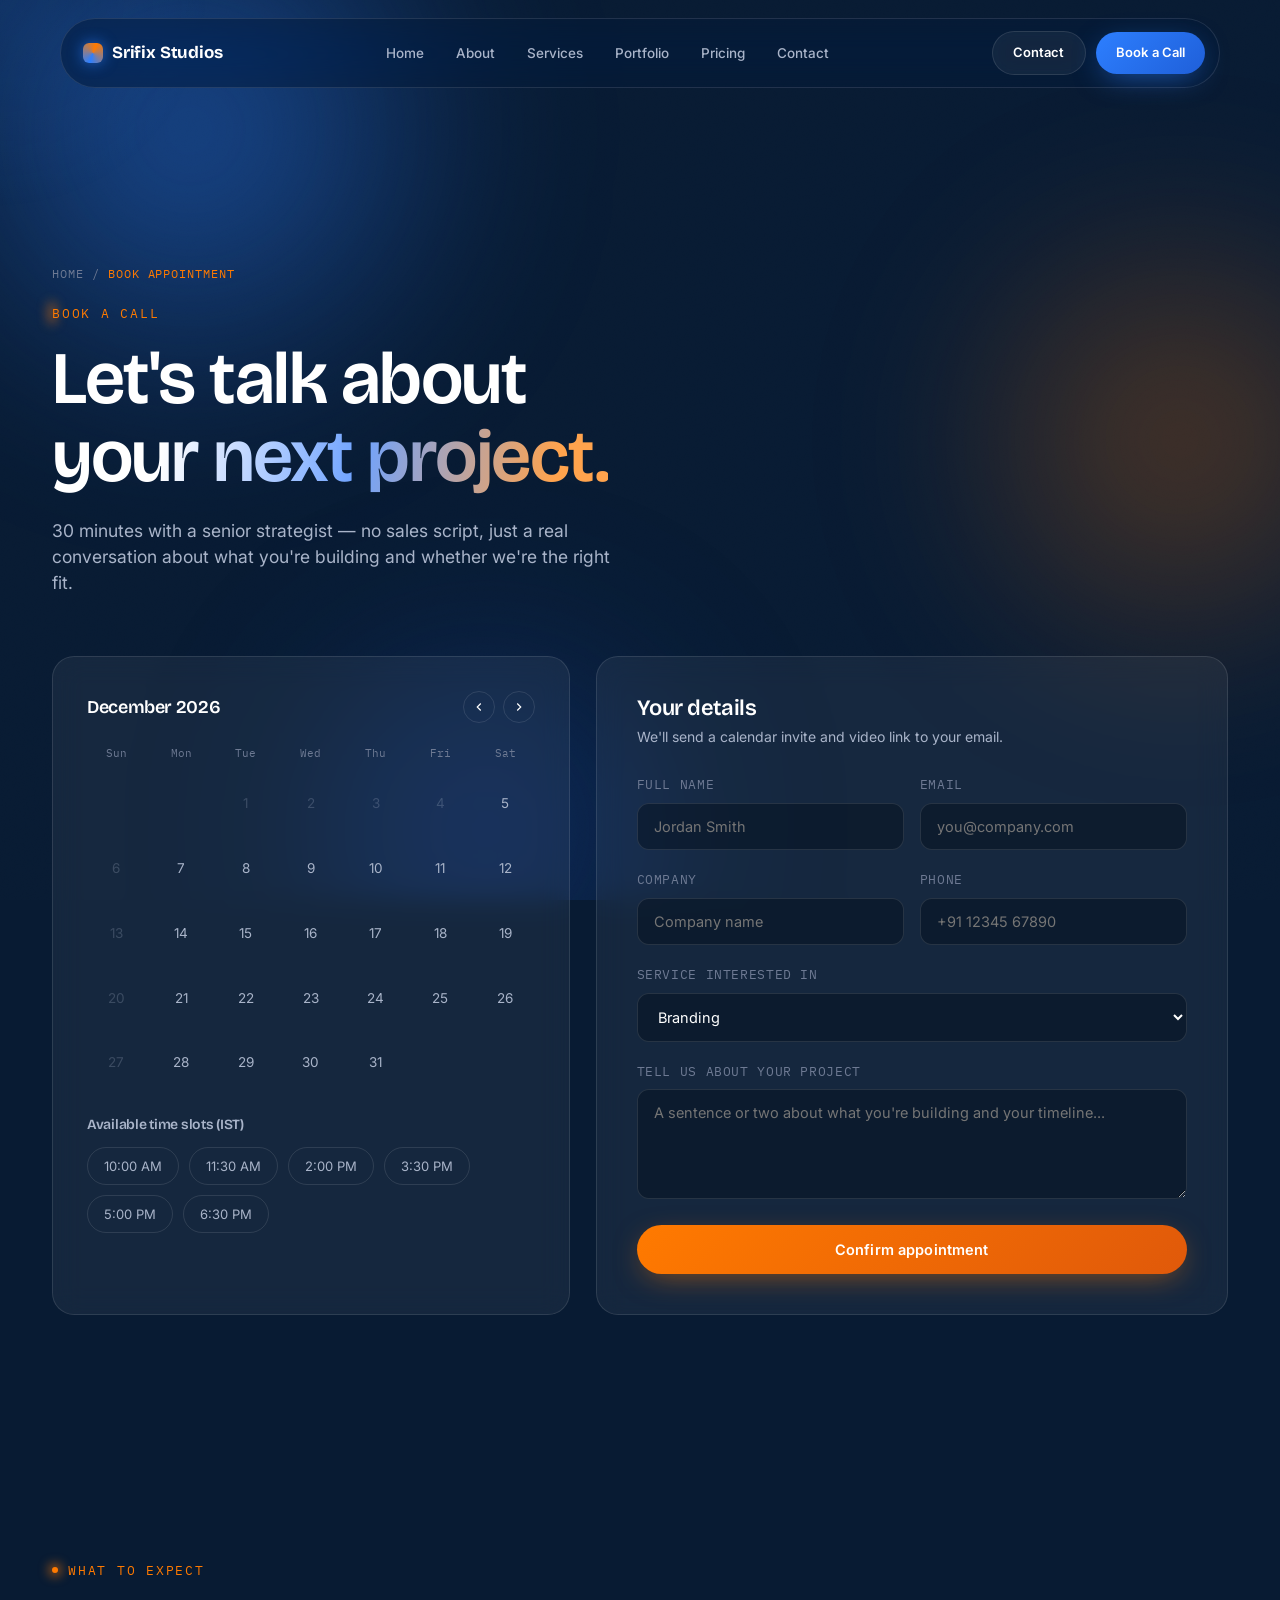
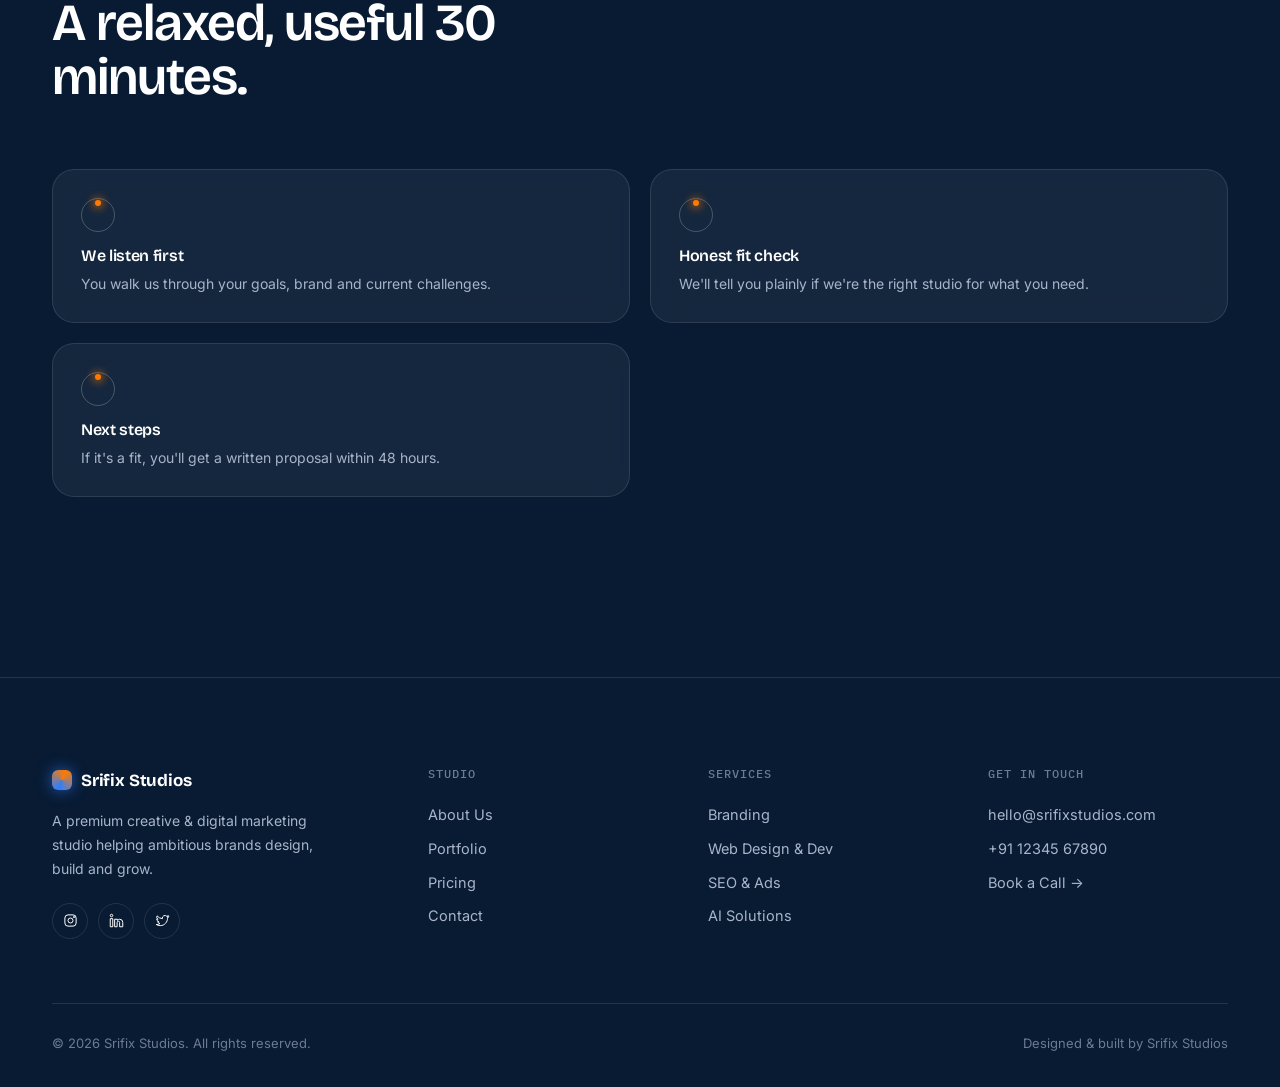
<file: book-appointment.html>
<!DOCTYPE html>
<html lang="en">
<head>
<meta charset="UTF-8">
<meta name="viewport" content="width=device-width, initial-scale=1.0">
<title>Book Appointment — Srifix Studios</title>
<meta name="description" content="Book a free 30-minute discovery call with Srifix Studios to discuss your branding, web or growth project.">
<link rel="preconnect" href="https://fonts.googleapis.com">
<link rel="preconnect" href="https://fonts.gstatic.com" crossorigin>
<link href="https://fonts.googleapis.com/css2?family=Bricolage+Grotesque:opsz,wght@12..96,300..800&family=Inter:wght@400;500;600;700&family=IBM+Plex+Mono:wght@400;500&display=swap" rel="stylesheet">
<link rel="stylesheet" href="style.css">
</head>
<body>
  <!-- Preloader -->
  <div class="preloader">
    <div class="preloader-logo">SRIFIX <span style="color:var(--highlight)">·</span> STUDIOS</div>
    <div class="preloader-tag">Crafting Premium Digital Experiences</div>
    <div class="preloader-bar"><span></span></div>
  </div>

  <!-- Ambient background -->
  <div class="aurora"><span class="a1"></span><span class="a2"></span><span class="a3"></span></div>
  <div class="grain"></div>
  <div class="cursor-glow"></div>
  <!-- Navigation -->
  <div class="nav-wrap">
    <nav class="nav">
      <a href="index.html" class="nav-logo"><span class="mark"></span>Srifix Studios</a>
      <div class="nav-links">
        <a href="index.html">Home</a>
        <a href="about.html">About</a>
        <a href="services.html">Services</a>
        <a href="portfolio.html">Portfolio</a>
        <a href="pricing.html">Pricing</a>
        <a href="contact.html">Contact</a>
      </div>
      <div class="nav-cta">
        <a href="contact.html" class="btn btn-ghost">Contact</a>
        <a href="book-appointment.html" class="btn btn-primary magnetic">Book a Call</a>
      </div>
      <button class="nav-toggle" aria-label="Menu"><span></span><span></span><span></span></button>
    </nav>
  </div>

  <div class="mobile-menu">
    <a href="index.html">Home</a>
    <a href="about.html">About</a>
    <a href="services.html">Services</a>
    <a href="portfolio.html">Portfolio</a>
    <a href="pricing.html">Pricing</a>
    <a href="contact.html">Contact</a>
    <a href="book-appointment.html" class="btn btn-highlight">Book a Call</a>
  </div>
  <main>

    <section class="page-hero" style="padding-bottom:60px;">
      <div class="container">
        <span class="breadcrumb reveal"><a href="index.html">Home</a> / <span>Book Appointment</span></span>
        <span class="eyebrow reveal" style="margin-top:20px; display:block;">Book a call</span>
        <h1 class="reveal reveal-delay-1">Let's talk about<br><span class="text-gradient">your next project.</span></h1>
        <p class="reveal reveal-delay-2">30 minutes with a senior strategist — no sales script, just a real
          conversation about what you're building and whether we're the right fit.</p>
      </div>
    </section>

    <section style="padding-top:0;">
      <div class="container">
        <div class="contact-grid">

          <!-- Calendar -->
          <div class="glass-card cal-wrap reveal">
            <div class="cal-head">
              <h4>Select a date</h4>
              <div class="cal-nav">
                <button class="cal-prev" aria-label="Previous month"><svg width="14" height="14" viewBox="0 0 24 24" fill="none" stroke="currentColor" stroke-width="2"><path d="M15 18l-6-6 6-6"/></svg></button>
                <button class="cal-next" aria-label="Next month"><svg width="14" height="14" viewBox="0 0 24 24" fill="none" stroke="currentColor" stroke-width="2"><path d="M9 18l6-6-6-6"/></svg></button>
              </div>
            </div>
            <div class="cal-grid">
              <div class="cal-dow">Sun</div><div class="cal-dow">Mon</div><div class="cal-dow">Tue</div>
              <div class="cal-dow">Wed</div><div class="cal-dow">Thu</div><div class="cal-dow">Fri</div><div class="cal-dow">Sat</div>
            </div>
            <h4 style="font-size:14px; margin-bottom:14px; color:var(--gray);">Available time slots (IST)</h4>
            <div class="slot-row">
              <button type="button" class="slot">10:00 AM</button>
              <button type="button" class="slot">11:30 AM</button>
              <button type="button" class="slot">2:00 PM</button>
              <button type="button" class="slot">3:30 PM</button>
              <button type="button" class="slot">5:00 PM</button>
              <button type="button" class="slot">6:30 PM</button>
            </div>
          </div>

          <!-- Form -->
          <div class="glass-card form-panel reveal reveal-delay-1">
            <h3 style="font-size:22px; margin-bottom:6px;">Your details</h3>
            <p style="color:var(--gray); font-size:14px; margin-bottom:28px;">We'll send a calendar invite and video link to your email.</p>
            <form data-fake-submit>
              <div class="form-row">
                <div class="field"><label>Full name</label><input type="text" placeholder="Jordan Smith" required></div>
                <div class="field"><label>Email</label><input type="email" placeholder="you@company.com" required></div>
              </div>
              <div class="form-row">
                <div class="field"><label>Company</label><input type="text" placeholder="Company name"></div>
                <div class="field"><label>Phone</label><input type="tel" placeholder="+91 12345 67890"></div>
              </div>
              <div class="field">
                <label>Service interested in</label>
                <select>
                  <option>Branding</option>
                  <option>Web Design &amp; Development</option>
                  <option>SEO &amp; Growth</option>
                  <option>Google / Meta Ads</option>
                  <option>Social Media Marketing</option>
                  <option>AI Solutions</option>
                  <option>Something else</option>
                </select>
              </div>
              <div class="field">
                <label>Tell us about your project</label>
                <textarea placeholder="A sentence or two about what you're building and your timeline..."></textarea>
              </div>
              <button type="submit" class="btn btn-highlight" style="width:100%; justify-content:center;">Confirm appointment</button>
            </form>
          </div>

        </div>
      </div>
    </section>

    <section>
      <div class="container">
        <div class="section-head reveal">
          <span class="eyebrow">What to expect</span>
          <h2>A relaxed, useful 30 minutes.</h2>
        </div>
        <div class="value-grid">
          <div class="glass-card reveal" style="padding:28px;">
            <div class="orbit" style="margin-bottom:16px;"></div>
            <h4 style="font-size:16px; margin-bottom:8px;">We listen first</h4>
            <p style="font-size:14px; color:var(--gray);">You walk us through your goals, brand and current challenges.</p>
          </div>
          <div class="glass-card reveal reveal-delay-1" style="padding:28px;">
            <div class="orbit" style="margin-bottom:16px;"></div>
            <h4 style="font-size:16px; margin-bottom:8px;">Honest fit check</h4>
            <p style="font-size:14px; color:var(--gray);">We'll tell you plainly if we're the right studio for what you need.</p>
          </div>
          <div class="glass-card reveal reveal-delay-2" style="padding:28px;">
            <div class="orbit" style="margin-bottom:16px;"></div>
            <h4 style="font-size:16px; margin-bottom:8px;">Next steps</h4>
            <p style="font-size:14px; color:var(--gray);">If it's a fit, you'll get a written proposal within 48 hours.</p>
          </div>
        </div>
      </div>
    </section>

  </main>
  <!-- Footer -->
  <footer>
    <div class="container">
      <div class="footer-top">
        <div class="footer-brand">
          <a href="index.html" class="nav-logo"><span class="mark"></span>Srifix Studios</a>
          <p>A premium creative &amp; digital marketing studio helping ambitious brands design, build and grow.</p>
          <div class="footer-social" style="margin-top:22px;">
            <a href="#" aria-label="Instagram"><svg viewBox="0 0 24 24" fill="none" stroke="currentColor" stroke-width="1.6"><rect x="3" y="3" width="18" height="18" rx="5"/><circle cx="12" cy="12" r="4"/><circle cx="17.5" cy="6.5" r="1"/></svg></a>
            <a href="#" aria-label="LinkedIn"><svg viewBox="0 0 24 24" fill="none" stroke="currentColor" stroke-width="1.6"><path d="M6 9H2v13h4V9zM4 6a2 2 0 1 0 0-4 2 2 0 0 0 0 4zM22 22v-7a5 5 0 0 0-5-5c-1.5 0-2.7.7-3.5 1.8V10H9v12h4v-7a2 2 0 1 1 4 0v7h4z"/></svg></a>
            <a href="#" aria-label="Twitter"><svg viewBox="0 0 24 24" fill="none" stroke="currentColor" stroke-width="1.6"><path d="M22 5.9c-.7.3-1.5.6-2.3.7.8-.5 1.5-1.3 1.8-2.3-.8.5-1.7.8-2.6 1a4.1 4.1 0 0 0-7 3.7A11.6 11.6 0 0 1 3.4 4.6a4.1 4.1 0 0 0 1.3 5.5c-.7 0-1.3-.2-1.9-.5v.1c0 2 1.4 3.6 3.3 4a4.2 4.2 0 0 1-1.9.1 4.1 4.1 0 0 0 3.8 2.9A8.2 8.2 0 0 1 2 18.4a11.6 11.6 0 0 0 6.3 1.8c7.5 0 11.7-6.3 11.7-11.7v-.5c.8-.6 1.5-1.3 2-2.1z"/></svg></a>
          </div>
        </div>
        <div class="footer-col">
          <h4>Studio</h4>
          <a href="about.html">About Us</a>
          <a href="portfolio.html">Portfolio</a>
          <a href="pricing.html">Pricing</a>
          <a href="contact.html">Contact</a>
        </div>
        <div class="footer-col">
          <h4>Services</h4>
          <a href="services.html">Branding</a>
          <a href="services.html">Web Design &amp; Dev</a>
          <a href="services.html">SEO &amp; Ads</a>
          <a href="services.html">AI Solutions</a>
        </div>
        <div class="footer-col">
          <h4>Get in touch</h4>
          <a href="mailto:hello@srifixstudios.com">hello@srifixstudios.com</a>
          <a href="tel:+911234567890">+91 12345 67890</a>
          <a href="book-appointment.html">Book a Call →</a>
        </div>
      </div>
      <div class="footer-bottom">
        <span>© 2026 Srifix Studios. All rights reserved.</span>
        <span>Designed &amp; built by Srifix Studios</span>
      </div>
    </div>
  </footer>

  <script src="script.js"></script>
</body>
</html>
</file>
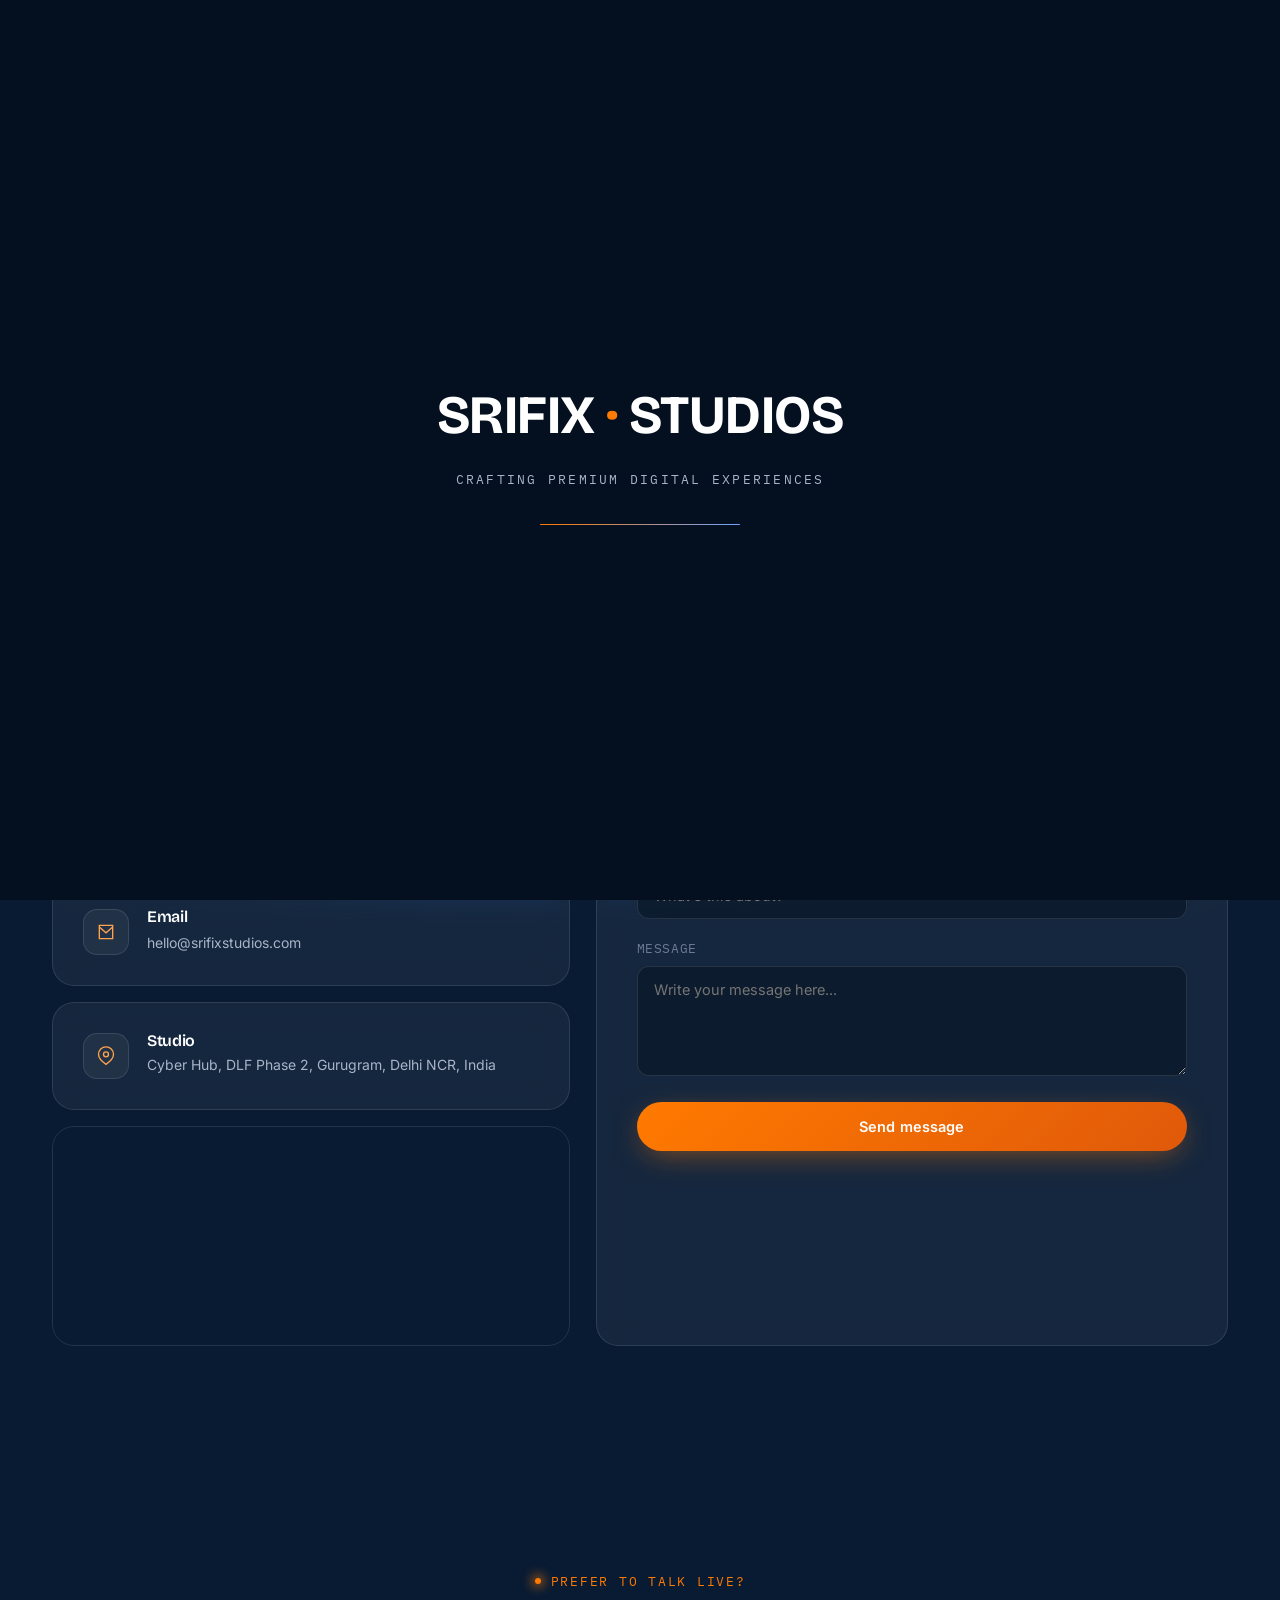
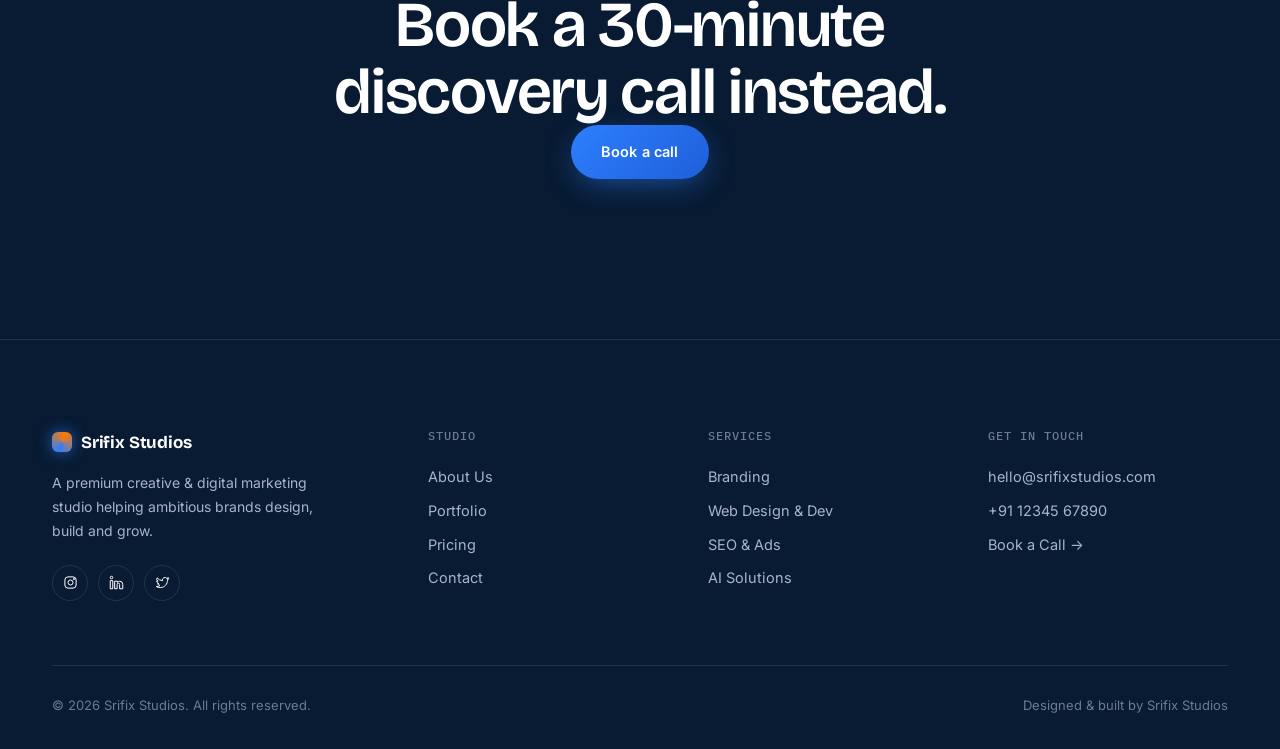
<file: contact.html>
<!DOCTYPE html>
<html lang="en">
<head>
<meta charset="UTF-8">
<meta name="viewport" content="width=device-width, initial-scale=1.0">
<title>Contact — Srifix Studios</title>
<meta name="description" content="Get in touch with Srifix Studios via WhatsApp, phone, email or our contact form.">
<link rel="preconnect" href="https://fonts.googleapis.com">
<link rel="preconnect" href="https://fonts.gstatic.com" crossorigin>
<link href="https://fonts.googleapis.com/css2?family=Bricolage+Grotesque:opsz,wght@12..96,300..800&family=Inter:wght@400;500;600;700&family=IBM+Plex+Mono:wght@400;500&display=swap" rel="stylesheet">
<link rel="stylesheet" href="style.css">
</head>
<body>
  <!-- Preloader -->
  <div class="preloader">
    <div class="preloader-logo">SRIFIX <span style="color:var(--highlight)">·</span> STUDIOS</div>
    <div class="preloader-tag">Crafting Premium Digital Experiences</div>
    <div class="preloader-bar"><span></span></div>
  </div>

  <!-- Ambient background -->
  <div class="aurora"><span class="a1"></span><span class="a2"></span><span class="a3"></span></div>
  <div class="grain"></div>
  <div class="cursor-glow"></div>
  <!-- Navigation -->
  <div class="nav-wrap">
    <nav class="nav">
      <a href="index.html" class="nav-logo"><span class="mark"></span>Srifix Studios</a>
      <div class="nav-links">
        <a href="index.html">Home</a>
        <a href="about.html">About</a>
        <a href="services.html">Services</a>
        <a href="portfolio.html">Portfolio</a>
        <a href="pricing.html">Pricing</a>
        <a href="contact.html">Contact</a>
      </div>
      <div class="nav-cta">
        <a href="contact.html" class="btn btn-ghost">Contact</a>
        <a href="book-appointment.html" class="btn btn-primary magnetic">Book a Call</a>
      </div>
      <button class="nav-toggle" aria-label="Menu"><span></span><span></span><span></span></button>
    </nav>
  </div>

  <div class="mobile-menu">
    <a href="index.html">Home</a>
    <a href="about.html">About</a>
    <a href="services.html">Services</a>
    <a href="portfolio.html">Portfolio</a>
    <a href="pricing.html">Pricing</a>
    <a href="contact.html">Contact</a>
    <a href="book-appointment.html" class="btn btn-highlight">Book a Call</a>
  </div>
  <main>

    <section class="page-hero" style="padding-bottom:60px;">
      <div class="container">
        <span class="breadcrumb reveal"><a href="index.html">Home</a> / <span>Contact</span></span>
        <span class="eyebrow reveal" style="margin-top:20px; display:block;">Get in touch</span>
        <h1 class="reveal reveal-delay-1">Say hello.<br><span class="text-gradient">We reply within a day.</span></h1>
        <p class="reveal reveal-delay-2">Have a project in mind, a quick question, or just want to say hi?
          Reach us however's easiest.</p>
      </div>
    </section>

    <section style="padding-top:0;">
      <div class="container">
        <div class="contact-grid">

          <!-- Left: contact cards + map -->
          <div class="reveal" style="display:flex; flex-direction:column; gap:16px;">
            <div class="contact-card glass-card">
              <div class="icon"><svg viewBox="0 0 24 24" fill="none" stroke="currentColor" stroke-width="1.6"><path d="M21 15a2 2 0 0 1-2 2H7l-4 4V5a2 2 0 0 1 2-2h14a2 2 0 0 1 2 2z"/></svg></div>
              <div>
                <h4>WhatsApp</h4>
                <a href="https://wa.me/911234567890" target="_blank" rel="noopener">+91 12345 67890</a>
              </div>
            </div>
            <div class="contact-card glass-card">
              <div class="icon"><svg viewBox="0 0 24 24" fill="none" stroke="currentColor" stroke-width="1.6"><path d="M22 16.9v3a2 2 0 0 1-2.2 2 19.8 19.8 0 0 1-8.6-3.1 19.5 19.5 0 0 1-6-6A19.8 19.8 0 0 1 2.1 4.2 2 2 0 0 1 4.1 2h3a2 2 0 0 1 2 1.7c.1.9.3 1.8.6 2.7a2 2 0 0 1-.4 2.1L8 9.9a16 16 0 0 0 6 6l1.4-1.4a2 2 0 0 1 2.1-.4c.9.3 1.8.5 2.7.6a2 2 0 0 1 1.8 2.2z"/></svg></div>
              <div>
                <h4>Call us</h4>
                <a href="tel:+911234567890">+91 12345 67890</a>
              </div>
            </div>
            <div class="contact-card glass-card">
              <div class="icon"><svg viewBox="0 0 24 24" fill="none" stroke="currentColor" stroke-width="1.6"><path d="M4 4h16v16H4V4z"/><path d="M4 6l8 7 8-7"/></svg></div>
              <div>
                <h4>Email</h4>
                <a href="mailto:hello@srifixstudios.com">hello@srifixstudios.com</a>
              </div>
            </div>
            <div class="contact-card glass-card">
              <div class="icon"><svg viewBox="0 0 24 24" fill="none" stroke="currentColor" stroke-width="1.6"><path d="M21 10c0 6-9 12-9 12s-9-6-9-12a9 9 0 1 1 18 0z"/><circle cx="12" cy="10" r="3"/></svg></div>
              <div>
                <h4>Studio</h4>
                <p>Cyber Hub, DLF Phase 2, Gurugram, Delhi NCR, India</p>
              </div>
            </div>
            <div class="map-frame">
              <iframe src="https://www.google.com/maps?q=Cyber%20Hub%20Gurugram&output=embed" loading="lazy" allowfullscreen title="Srifix Studios location map"></iframe>
            </div>
          </div>

          <!-- Right: form -->
          <div class="glass-card form-panel reveal reveal-delay-1">
            <h3 style="font-size:22px; margin-bottom:6px;">Send a message</h3>
            <p style="color:var(--gray); font-size:14px; margin-bottom:28px;">Tell us a bit about what you need — we'll route it to the right person.</p>
            <form data-fake-submit>
              <div class="form-row">
                <div class="field"><label>Full name</label><input type="text" placeholder="Jordan Smith" required></div>
                <div class="field"><label>Email</label><input type="email" placeholder="you@company.com" required></div>
              </div>
              <div class="field"><label>Subject</label><input type="text" placeholder="What's this about?"></div>
              <div class="field">
                <label>Message</label>
                <textarea placeholder="Write your message here..." required></textarea>
              </div>
              <button type="submit" class="btn btn-highlight" style="width:100%; justify-content:center;">Send message</button>
            </form>
          </div>

        </div>
      </div>
    </section>

    <section class="cta-banner">
      <div class="container">
        <span class="eyebrow reveal">Prefer to talk live?</span>
        <h2 class="reveal reveal-delay-1">Book a 30-minute discovery call instead.</h2>
        <div class="cta-banner-actions reveal reveal-delay-2">
          <a href="book-appointment.html" class="btn btn-primary magnetic">Book a call</a>
        </div>
      </div>
    </section>

  </main>
  <!-- Footer -->
  <footer>
    <div class="container">
      <div class="footer-top">
        <div class="footer-brand">
          <a href="index.html" class="nav-logo"><span class="mark"></span>Srifix Studios</a>
          <p>A premium creative &amp; digital marketing studio helping ambitious brands design, build and grow.</p>
          <div class="footer-social" style="margin-top:22px;">
            <a href="#" aria-label="Instagram"><svg viewBox="0 0 24 24" fill="none" stroke="currentColor" stroke-width="1.6"><rect x="3" y="3" width="18" height="18" rx="5"/><circle cx="12" cy="12" r="4"/><circle cx="17.5" cy="6.5" r="1"/></svg></a>
            <a href="#" aria-label="LinkedIn"><svg viewBox="0 0 24 24" fill="none" stroke="currentColor" stroke-width="1.6"><path d="M6 9H2v13h4V9zM4 6a2 2 0 1 0 0-4 2 2 0 0 0 0 4zM22 22v-7a5 5 0 0 0-5-5c-1.5 0-2.7.7-3.5 1.8V10H9v12h4v-7a2 2 0 1 1 4 0v7h4z"/></svg></a>
            <a href="#" aria-label="Twitter"><svg viewBox="0 0 24 24" fill="none" stroke="currentColor" stroke-width="1.6"><path d="M22 5.9c-.7.3-1.5.6-2.3.7.8-.5 1.5-1.3 1.8-2.3-.8.5-1.7.8-2.6 1a4.1 4.1 0 0 0-7 3.7A11.6 11.6 0 0 1 3.4 4.6a4.1 4.1 0 0 0 1.3 5.5c-.7 0-1.3-.2-1.9-.5v.1c0 2 1.4 3.6 3.3 4a4.2 4.2 0 0 1-1.9.1 4.1 4.1 0 0 0 3.8 2.9A8.2 8.2 0 0 1 2 18.4a11.6 11.6 0 0 0 6.3 1.8c7.5 0 11.7-6.3 11.7-11.7v-.5c.8-.6 1.5-1.3 2-2.1z"/></svg></a>
          </div>
        </div>
        <div class="footer-col">
          <h4>Studio</h4>
          <a href="about.html">About Us</a>
          <a href="portfolio.html">Portfolio</a>
          <a href="pricing.html">Pricing</a>
          <a href="contact.html">Contact</a>
        </div>
        <div class="footer-col">
          <h4>Services</h4>
          <a href="services.html">Branding</a>
          <a href="services.html">Web Design &amp; Dev</a>
          <a href="services.html">SEO &amp; Ads</a>
          <a href="services.html">AI Solutions</a>
        </div>
        <div class="footer-col">
          <h4>Get in touch</h4>
          <a href="mailto:hello@srifixstudios.com">hello@srifixstudios.com</a>
          <a href="tel:+911234567890">+91 12345 67890</a>
          <a href="book-appointment.html">Book a Call →</a>
        </div>
      </div>
      <div class="footer-bottom">
        <span>© 2026 Srifix Studios. All rights reserved.</span>
        <span>Designed &amp; built by Srifix Studios</span>
      </div>
    </div>
  </footer>

  <script src="script.js"></script>
</body>
</html>
</file>
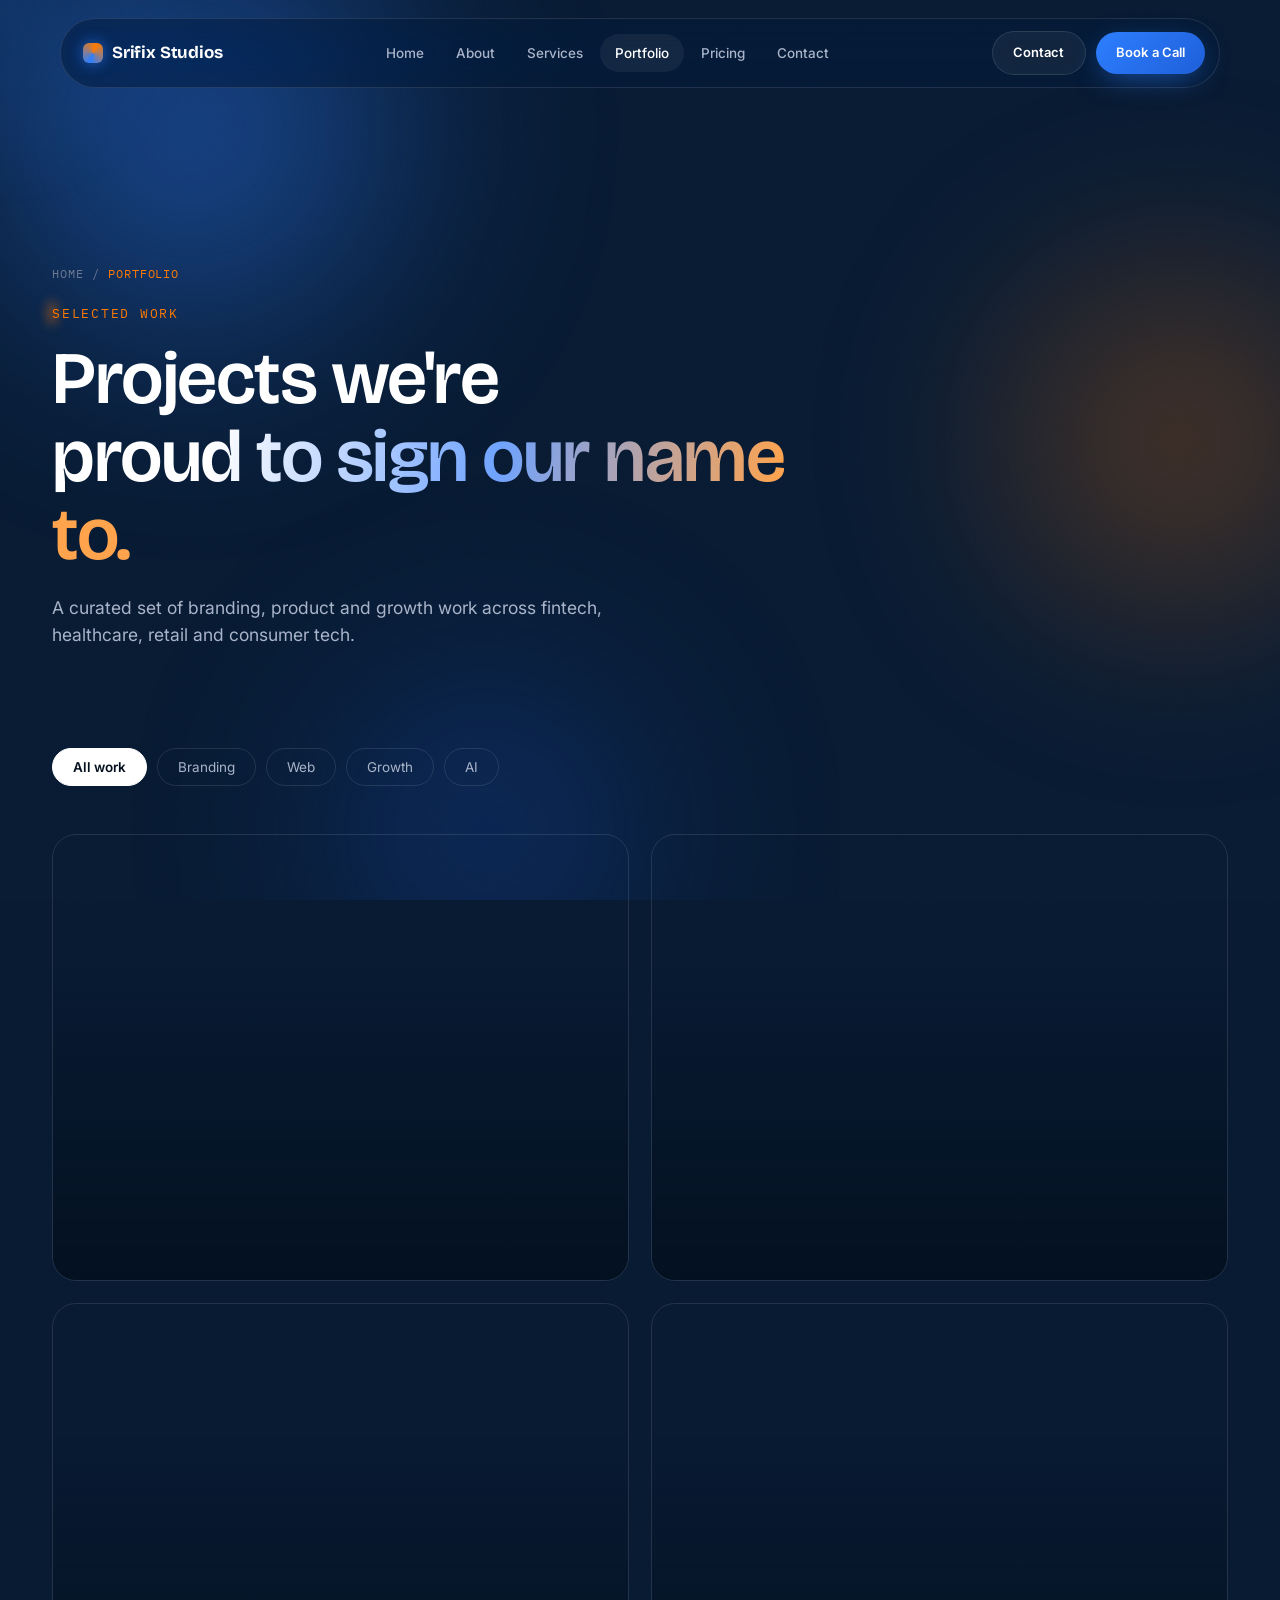
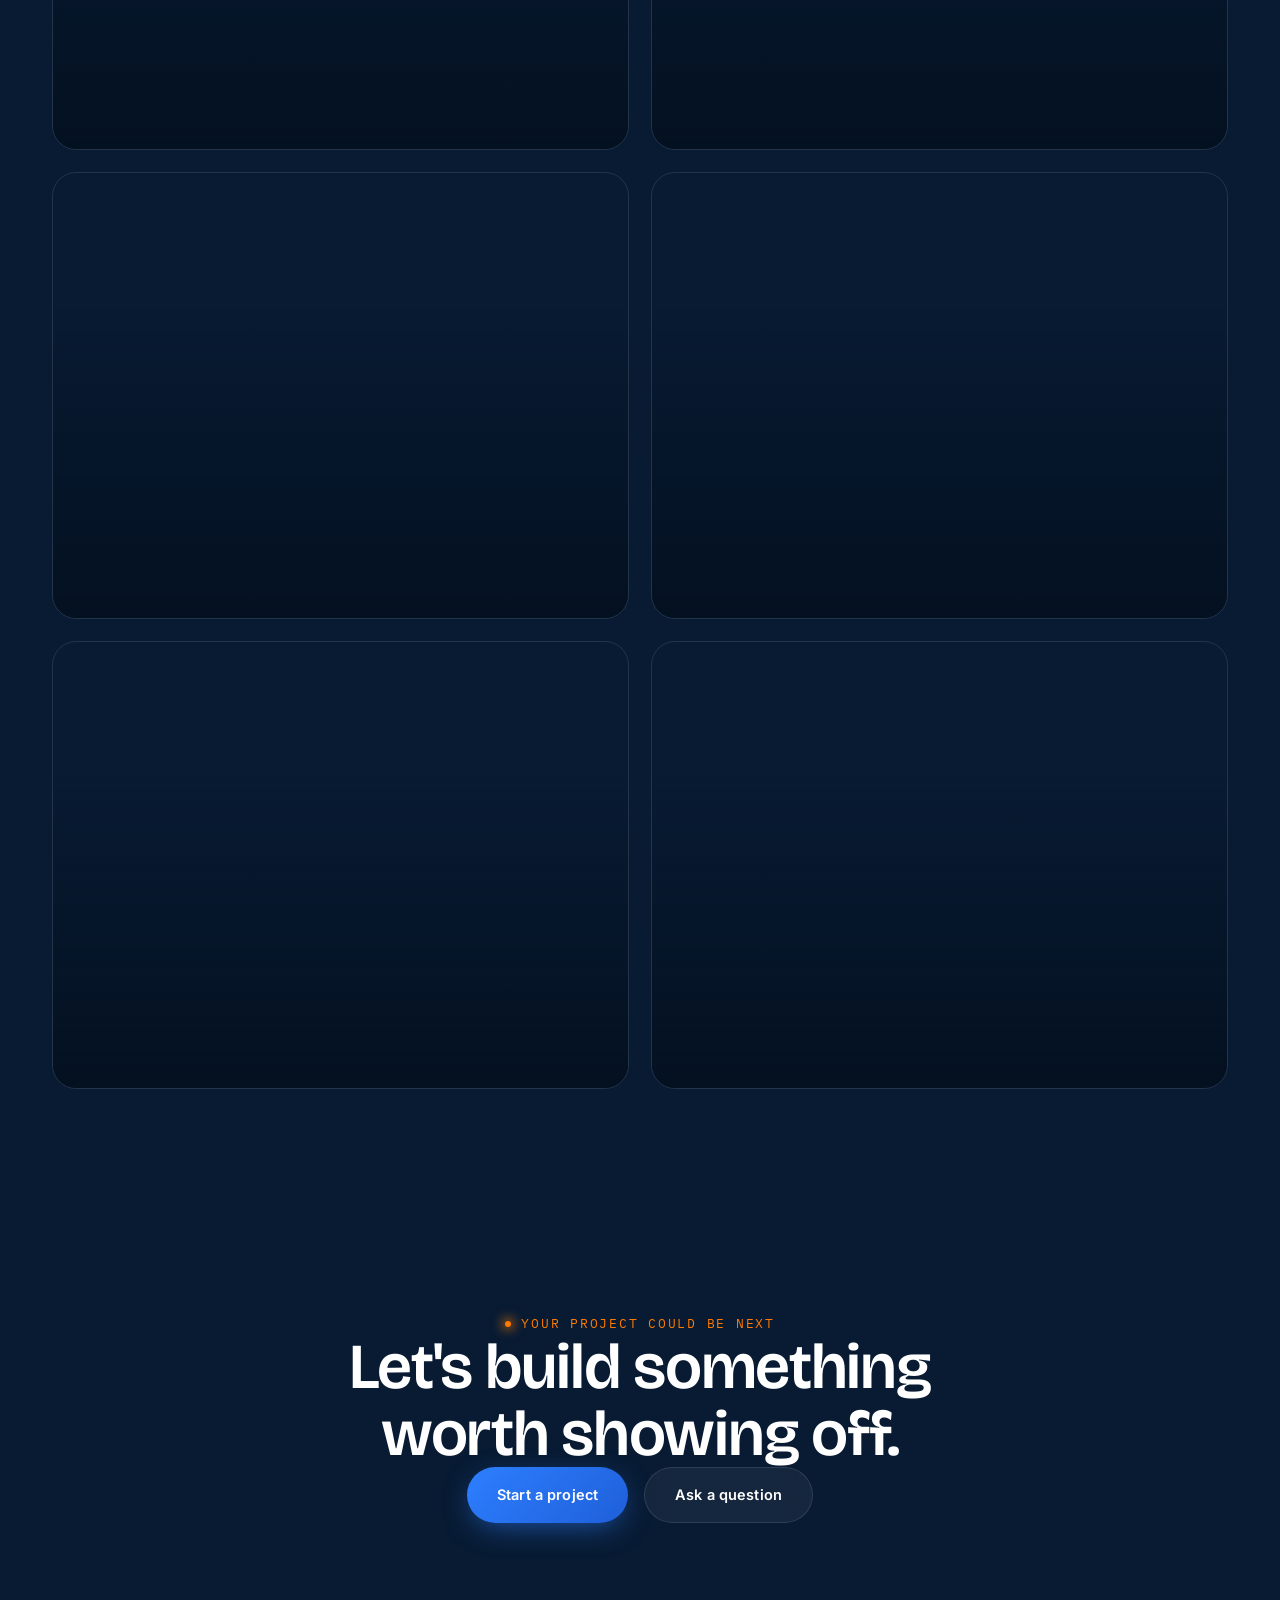
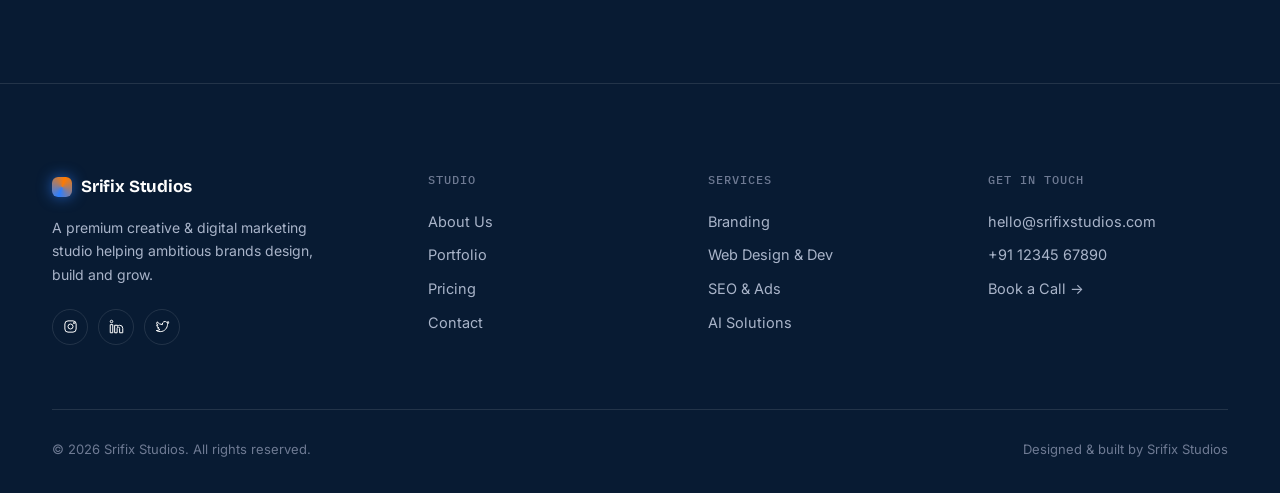
<file: portfolio.html>
<!DOCTYPE html>
<html lang="en">
<head>
<meta charset="UTF-8">
<meta name="viewport" content="width=device-width, initial-scale=1.0">
<title>Portfolio — Srifix Studios</title>
<meta name="description" content="A curated selection of branding, web, growth and AI projects designed and built by Srifix Studios.">
<link rel="preconnect" href="https://fonts.googleapis.com">
<link rel="preconnect" href="https://fonts.gstatic.com" crossorigin>
<link href="https://fonts.googleapis.com/css2?family=Bricolage+Grotesque:opsz,wght@12..96,300..800&family=Inter:wght@400;500;600;700&family=IBM+Plex+Mono:wght@400;500&display=swap" rel="stylesheet">
<link rel="stylesheet" href="style.css">
</head>
<body>
  <!-- Preloader -->
  <div class="preloader">
    <div class="preloader-logo">SRIFIX <span style="color:var(--highlight)">·</span> STUDIOS</div>
    <div class="preloader-tag">Crafting Premium Digital Experiences</div>
    <div class="preloader-bar"><span></span></div>
  </div>

  <!-- Ambient background -->
  <div class="aurora"><span class="a1"></span><span class="a2"></span><span class="a3"></span></div>
  <div class="grain"></div>
  <div class="cursor-glow"></div>
  <!-- Navigation -->
  <div class="nav-wrap">
    <nav class="nav">
      <a href="index.html" class="nav-logo"><span class="mark"></span>Srifix Studios</a>
      <div class="nav-links">
        <a href="index.html">Home</a>
        <a href="about.html">About</a>
        <a href="services.html">Services</a>
        <a href="portfolio.html">Portfolio</a>
        <a href="pricing.html">Pricing</a>
        <a href="contact.html">Contact</a>
      </div>
      <div class="nav-cta">
        <a href="contact.html" class="btn btn-ghost">Contact</a>
        <a href="book-appointment.html" class="btn btn-primary magnetic">Book a Call</a>
      </div>
      <button class="nav-toggle" aria-label="Menu"><span></span><span></span><span></span></button>
    </nav>
  </div>

  <div class="mobile-menu">
    <a href="index.html">Home</a>
    <a href="about.html">About</a>
    <a href="services.html">Services</a>
    <a href="portfolio.html">Portfolio</a>
    <a href="pricing.html">Pricing</a>
    <a href="contact.html">Contact</a>
    <a href="book-appointment.html" class="btn btn-highlight">Book a Call</a>
  </div>
  <main>

    <section class="page-hero">
      <div class="container">
        <span class="breadcrumb reveal"><a href="index.html">Home</a> / <span>Portfolio</span></span>
        <span class="eyebrow reveal" style="margin-top:20px; display:block;">Selected work</span>
        <h1 class="reveal reveal-delay-1">Projects we're<br><span class="text-gradient">proud to sign our name to.</span></h1>
        <p class="reveal reveal-delay-2">A curated set of branding, product and growth work across fintech,
          healthcare, retail and consumer tech.</p>
      </div>
    </section>

    <section style="padding-top:0;">
      <div class="container">
        <div class="filter-row reveal">
          <button class="filter-btn active" data-filter="all">All work</button>
          <button class="filter-btn" data-filter="branding">Branding</button>
          <button class="filter-btn" data-filter="web">Web</button>
          <button class="filter-btn" data-filter="growth">Growth</button>
          <button class="filter-btn" data-filter="ai">AI</button>
        </div>

        <div class="work-grid">
          <a href="#" class="work-card reveal" data-cat="branding">
            <div class="bg" style="background:url('https://images.unsplash.com/photo-1523726491678-bf852e717f6a?q=80&w=1200&auto=format&fit=crop') center/cover;"></div>
            <div class="overlay">
              <span class="tag">Branding · Web</span>
              <h3>Northline Capital</h3>
              <span class="view">Fintech rebrand &amp; site →</span>
            </div>
          </a>
          <a href="#" class="work-card reveal reveal-delay-1" data-cat="ai">
            <div class="bg" style="background:url('https://images.unsplash.com/photo-1517245386807-bb43f82c33c4?q=80&w=1200&auto=format&fit=crop') center/cover;"></div>
            <div class="overlay">
              <span class="tag">Product · AI</span>
              <h3>Vantage Health</h3>
              <span class="view">AI triage copilot →</span>
            </div>
          </a>
          <a href="#" class="work-card reveal reveal-delay-2" data-cat="growth">
            <div class="bg" style="background:url('https://images.unsplash.com/photo-1460925895917-afdab827c52f?q=80&w=1200&auto=format&fit=crop') center/cover;"></div>
            <div class="overlay">
              <span class="tag">Growth · Ads</span>
              <h3>Loom &amp; Co.</h3>
              <span class="view">Retail performance stack →</span>
            </div>
          </a>
          <a href="#" class="work-card reveal reveal-delay-3" data-cat="web">
            <div class="bg" style="background:url('https://images.unsplash.com/photo-1487014679447-9f8336841d58?q=80&w=1200&auto=format&fit=crop') center/cover;"></div>
            <div class="overlay">
              <span class="tag">Motion · Social</span>
              <h3>Arclight Studio</h3>
              <span class="view">Brand film &amp; site →</span>
            </div>
          </a>
          <a href="#" class="work-card reveal" data-cat="web">
            <div class="bg" style="background:url('https://images.unsplash.com/photo-1498050108023-c5249f4df085?q=80&w=1200&auto=format&fit=crop') center/cover;"></div>
            <div class="overlay">
              <span class="tag">Web Development</span>
              <h3>Fieldstone Realty</h3>
              <span class="view">Property platform build →</span>
            </div>
          </a>
          <a href="#" class="work-card reveal reveal-delay-1" data-cat="branding">
            <div class="bg" style="background:url('https://images.unsplash.com/photo-1611162617213-7d7a39e9b1d7?q=80&w=1200&auto=format&fit=crop') center/cover;"></div>
            <div class="overlay">
              <span class="tag">Identity · Packaging</span>
              <h3>Solace Roastery</h3>
              <span class="view">Coffee brand identity →</span>
            </div>
          </a>
          <a href="#" class="work-card reveal reveal-delay-2" data-cat="growth">
            <div class="bg" style="background:url('https://images.unsplash.com/photo-1553877522-43269d4ea984?q=80&w=1200&auto=format&fit=crop') center/cover;"></div>
            <div class="overlay">
              <span class="tag">SEO · Content</span>
              <h3>Marrow Fitness</h3>
              <span class="view">Organic growth engine →</span>
            </div>
          </a>
          <a href="#" class="work-card reveal reveal-delay-3" data-cat="ai">
            <div class="bg" style="background:url('https://images.unsplash.com/photo-1519389950473-47ba0277781c?q=80&w=1200&auto=format&fit=crop') center/cover;"></div>
            <div class="overlay">
              <span class="tag">AI · Automation</span>
              <h3>Ledgerly</h3>
              <span class="view">Finance automation copilot →</span>
            </div>
          </a>
        </div>
      </div>
    </section>

    <section class="cta-banner">
      <div class="container">
        <span class="eyebrow reveal">Your project could be next</span>
        <h2 class="reveal reveal-delay-1">Let's build something worth showing off.</h2>
        <div class="cta-banner-actions reveal reveal-delay-2">
          <a href="book-appointment.html" class="btn btn-primary magnetic">Start a project</a>
          <a href="contact.html" class="btn btn-ghost magnetic">Ask a question</a>
        </div>
      </div>
    </section>

  </main>
  <!-- Footer -->
  <footer>
    <div class="container">
      <div class="footer-top">
        <div class="footer-brand">
          <a href="index.html" class="nav-logo"><span class="mark"></span>Srifix Studios</a>
          <p>A premium creative &amp; digital marketing studio helping ambitious brands design, build and grow.</p>
          <div class="footer-social" style="margin-top:22px;">
            <a href="#" aria-label="Instagram"><svg viewBox="0 0 24 24" fill="none" stroke="currentColor" stroke-width="1.6"><rect x="3" y="3" width="18" height="18" rx="5"/><circle cx="12" cy="12" r="4"/><circle cx="17.5" cy="6.5" r="1"/></svg></a>
            <a href="#" aria-label="LinkedIn"><svg viewBox="0 0 24 24" fill="none" stroke="currentColor" stroke-width="1.6"><path d="M6 9H2v13h4V9zM4 6a2 2 0 1 0 0-4 2 2 0 0 0 0 4zM22 22v-7a5 5 0 0 0-5-5c-1.5 0-2.7.7-3.5 1.8V10H9v12h4v-7a2 2 0 1 1 4 0v7h4z"/></svg></a>
            <a href="#" aria-label="Twitter"><svg viewBox="0 0 24 24" fill="none" stroke="currentColor" stroke-width="1.6"><path d="M22 5.9c-.7.3-1.5.6-2.3.7.8-.5 1.5-1.3 1.8-2.3-.8.5-1.7.8-2.6 1a4.1 4.1 0 0 0-7 3.7A11.6 11.6 0 0 1 3.4 4.6a4.1 4.1 0 0 0 1.3 5.5c-.7 0-1.3-.2-1.9-.5v.1c0 2 1.4 3.6 3.3 4a4.2 4.2 0 0 1-1.9.1 4.1 4.1 0 0 0 3.8 2.9A8.2 8.2 0 0 1 2 18.4a11.6 11.6 0 0 0 6.3 1.8c7.5 0 11.7-6.3 11.7-11.7v-.5c.8-.6 1.5-1.3 2-2.1z"/></svg></a>
          </div>
        </div>
        <div class="footer-col">
          <h4>Studio</h4>
          <a href="about.html">About Us</a>
          <a href="portfolio.html">Portfolio</a>
          <a href="pricing.html">Pricing</a>
          <a href="contact.html">Contact</a>
        </div>
        <div class="footer-col">
          <h4>Services</h4>
          <a href="services.html">Branding</a>
          <a href="services.html">Web Design &amp; Dev</a>
          <a href="services.html">SEO &amp; Ads</a>
          <a href="services.html">AI Solutions</a>
        </div>
        <div class="footer-col">
          <h4>Get in touch</h4>
          <a href="mailto:hello@srifixstudios.com">hello@srifixstudios.com</a>
          <a href="tel:+911234567890">+91 12345 67890</a>
          <a href="book-appointment.html">Book a Call →</a>
        </div>
      </div>
      <div class="footer-bottom">
        <span>© 2026 Srifix Studios. All rights reserved.</span>
        <span>Designed &amp; built by Srifix Studios</span>
      </div>
    </div>
  </footer>

  <script src="script.js"></script>
</body>
</html>
</file>
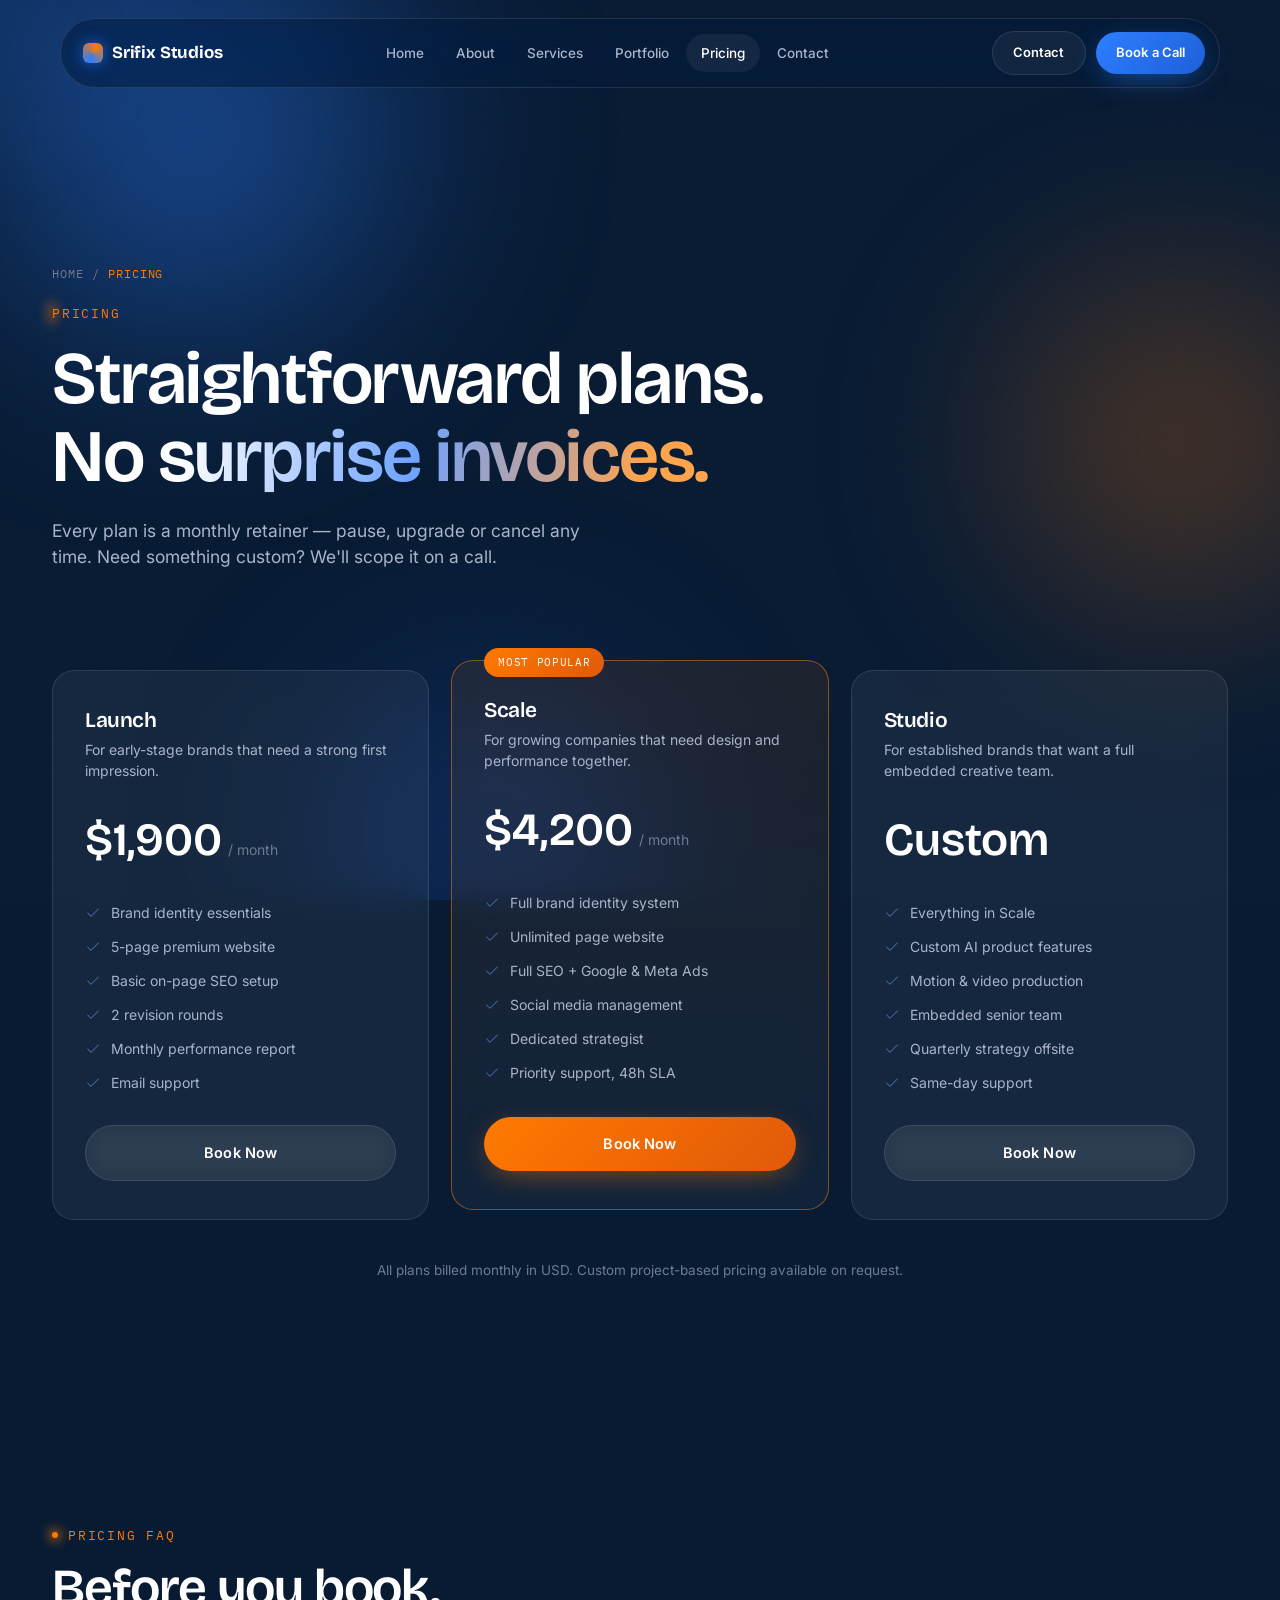
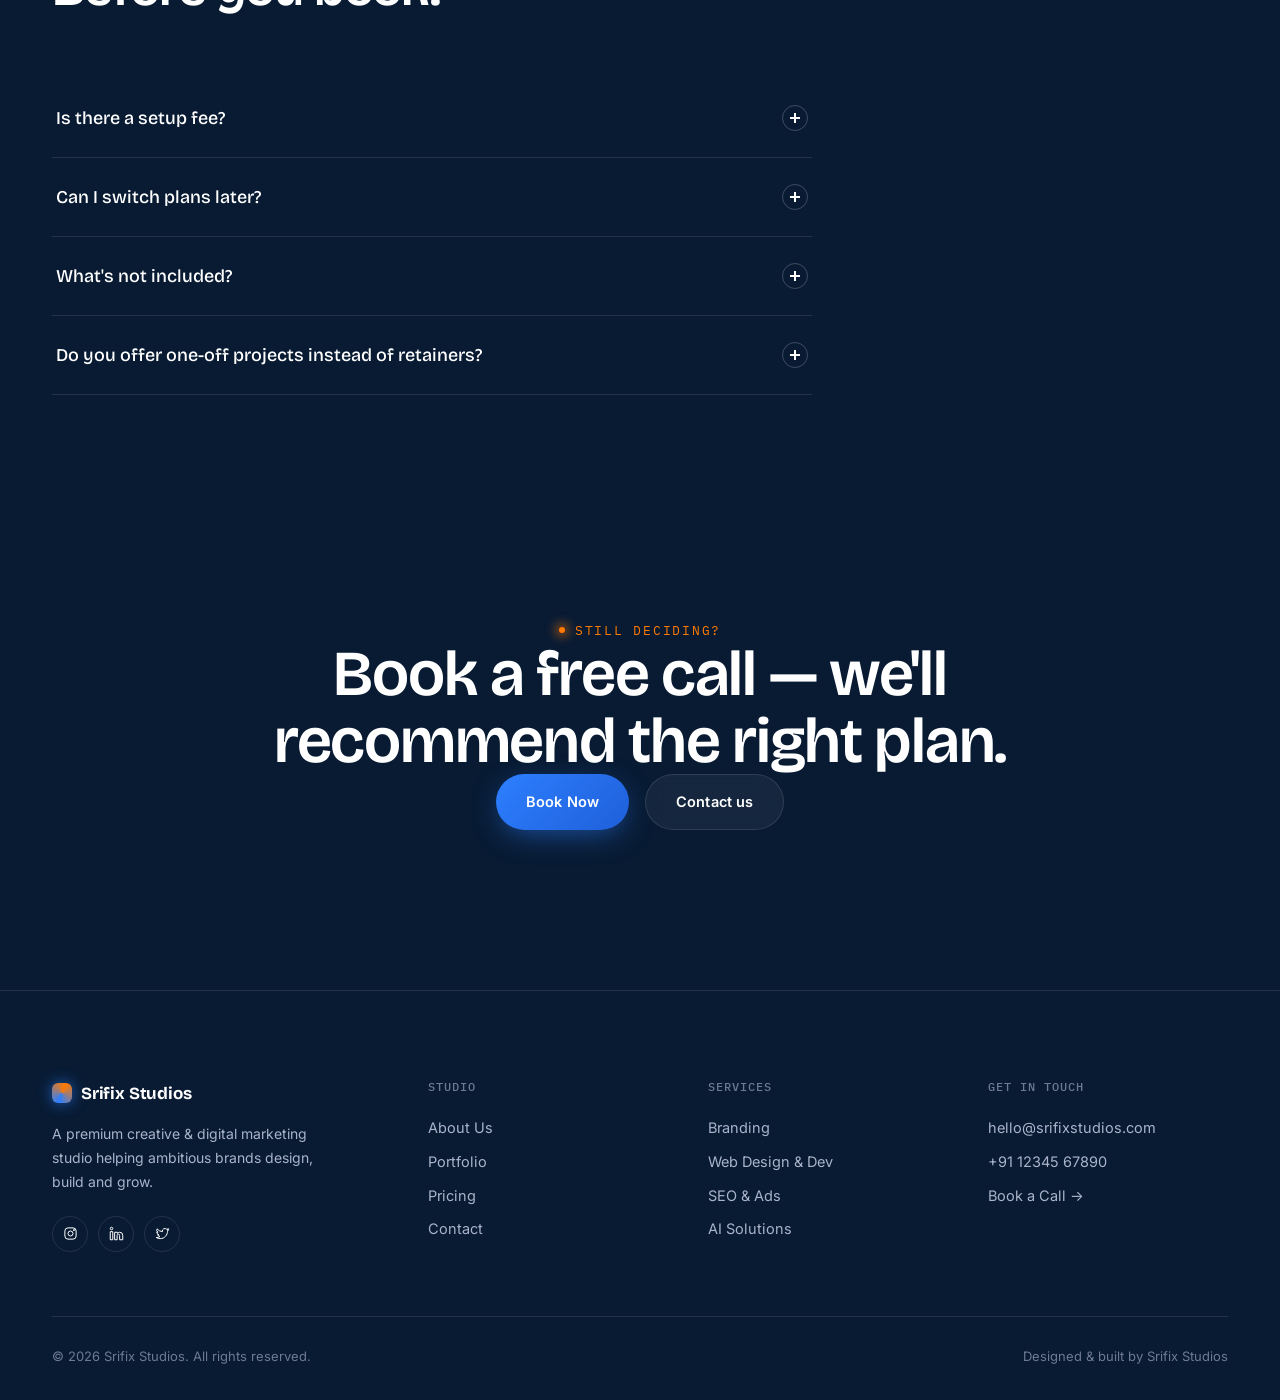
<file: pricing.html>
<!DOCTYPE html>
<html lang="en">
<head>
<meta charset="UTF-8">
<meta name="viewport" content="width=device-width, initial-scale=1.0">
<title>Pricing — Srifix Studios</title>
<meta name="description" content="Simple monthly retainer pricing for branding, web, growth and AI services from Srifix Studios.">
<link rel="preconnect" href="https://fonts.googleapis.com">
<link rel="preconnect" href="https://fonts.gstatic.com" crossorigin>
<link href="https://fonts.googleapis.com/css2?family=Bricolage+Grotesque:opsz,wght@12..96,300..800&family=Inter:wght@400;500;600;700&family=IBM+Plex+Mono:wght@400;500&display=swap" rel="stylesheet">
<link rel="stylesheet" href="style.css">
</head>
<body>
  <!-- Preloader -->
  <div class="preloader">
    <div class="preloader-logo">SRIFIX <span style="color:var(--highlight)">·</span> STUDIOS</div>
    <div class="preloader-tag">Crafting Premium Digital Experiences</div>
    <div class="preloader-bar"><span></span></div>
  </div>

  <!-- Ambient background -->
  <div class="aurora"><span class="a1"></span><span class="a2"></span><span class="a3"></span></div>
  <div class="grain"></div>
  <div class="cursor-glow"></div>
  <!-- Navigation -->
  <div class="nav-wrap">
    <nav class="nav">
      <a href="index.html" class="nav-logo"><span class="mark"></span>Srifix Studios</a>
      <div class="nav-links">
        <a href="index.html">Home</a>
        <a href="about.html">About</a>
        <a href="services.html">Services</a>
        <a href="portfolio.html">Portfolio</a>
        <a href="pricing.html">Pricing</a>
        <a href="contact.html">Contact</a>
      </div>
      <div class="nav-cta">
        <a href="contact.html" class="btn btn-ghost">Contact</a>
        <a href="book-appointment.html" class="btn btn-primary magnetic">Book a Call</a>
      </div>
      <button class="nav-toggle" aria-label="Menu"><span></span><span></span><span></span></button>
    </nav>
  </div>

  <div class="mobile-menu">
    <a href="index.html">Home</a>
    <a href="about.html">About</a>
    <a href="services.html">Services</a>
    <a href="portfolio.html">Portfolio</a>
    <a href="pricing.html">Pricing</a>
    <a href="contact.html">Contact</a>
    <a href="book-appointment.html" class="btn btn-highlight">Book a Call</a>
  </div>
  <main>

    <section class="page-hero">
      <div class="container">
        <span class="breadcrumb reveal"><a href="index.html">Home</a> / <span>Pricing</span></span>
        <span class="eyebrow reveal" style="margin-top:20px; display:block;">Pricing</span>
        <h1 class="reveal reveal-delay-1">Straightforward plans.<br><span class="text-gradient">No surprise invoices.</span></h1>
        <p class="reveal reveal-delay-2">Every plan is a monthly retainer — pause, upgrade or cancel any time.
          Need something custom? We'll scope it on a call.</p>
      </div>
    </section>

    <section style="padding-top:0;">
      <div class="container">
        <div class="pricing-grid">
          <div class="price-card glass-card reveal">
            <h3>Launch</h3>
            <p class="desc">For early-stage brands that need a strong first impression.</p>
            <div class="price-amt">$1,900<span>/ month</span></div>
            <ul class="price-features">
              <li><svg viewBox="0 0 24 24" fill="none" stroke-linecap="round" stroke-linejoin="round"><path d="M20 6L9 17l-5-5"/></svg>Brand identity essentials</li>
              <li><svg viewBox="0 0 24 24" fill="none" stroke-linecap="round" stroke-linejoin="round"><path d="M20 6L9 17l-5-5"/></svg>5-page premium website</li>
              <li><svg viewBox="0 0 24 24" fill="none" stroke-linecap="round" stroke-linejoin="round"><path d="M20 6L9 17l-5-5"/></svg>Basic on-page SEO setup</li>
              <li><svg viewBox="0 0 24 24" fill="none" stroke-linecap="round" stroke-linejoin="round"><path d="M20 6L9 17l-5-5"/></svg>2 revision rounds</li>
              <li><svg viewBox="0 0 24 24" fill="none" stroke-linecap="round" stroke-linejoin="round"><path d="M20 6L9 17l-5-5"/></svg>Monthly performance report</li>
              <li><svg viewBox="0 0 24 24" fill="none" stroke-linecap="round" stroke-linejoin="round"><path d="M20 6L9 17l-5-5"/></svg>Email support</li>
            </ul>
            <a href="book-appointment.html" class="btn btn-ghost">Book Now</a>
          </div>

          <div class="price-card glass-card popular reveal reveal-delay-1">
            <span class="price-badge">Most popular</span>
            <h3>Scale</h3>
            <p class="desc">For growing companies that need design and performance together.</p>
            <div class="price-amt">$4,200<span>/ month</span></div>
            <ul class="price-features">
              <li><svg viewBox="0 0 24 24" fill="none" stroke-linecap="round" stroke-linejoin="round"><path d="M20 6L9 17l-5-5"/></svg>Full brand identity system</li>
              <li><svg viewBox="0 0 24 24" fill="none" stroke-linecap="round" stroke-linejoin="round"><path d="M20 6L9 17l-5-5"/></svg>Unlimited page website</li>
              <li><svg viewBox="0 0 24 24" fill="none" stroke-linecap="round" stroke-linejoin="round"><path d="M20 6L9 17l-5-5"/></svg>Full SEO + Google &amp; Meta Ads</li>
              <li><svg viewBox="0 0 24 24" fill="none" stroke-linecap="round" stroke-linejoin="round"><path d="M20 6L9 17l-5-5"/></svg>Social media management</li>
              <li><svg viewBox="0 0 24 24" fill="none" stroke-linecap="round" stroke-linejoin="round"><path d="M20 6L9 17l-5-5"/></svg>Dedicated strategist</li>
              <li><svg viewBox="0 0 24 24" fill="none" stroke-linecap="round" stroke-linejoin="round"><path d="M20 6L9 17l-5-5"/></svg>Priority support, 48h SLA</li>
            </ul>
            <a href="book-appointment.html" class="btn btn-highlight">Book Now</a>
          </div>

          <div class="price-card glass-card reveal reveal-delay-2">
            <h3>Studio</h3>
            <p class="desc">For established brands that want a full embedded creative team.</p>
            <div class="price-amt">Custom</div>
            <ul class="price-features">
              <li><svg viewBox="0 0 24 24" fill="none" stroke-linecap="round" stroke-linejoin="round"><path d="M20 6L9 17l-5-5"/></svg>Everything in Scale</li>
              <li><svg viewBox="0 0 24 24" fill="none" stroke-linecap="round" stroke-linejoin="round"><path d="M20 6L9 17l-5-5"/></svg>Custom AI product features</li>
              <li><svg viewBox="0 0 24 24" fill="none" stroke-linecap="round" stroke-linejoin="round"><path d="M20 6L9 17l-5-5"/></svg>Motion &amp; video production</li>
              <li><svg viewBox="0 0 24 24" fill="none" stroke-linecap="round" stroke-linejoin="round"><path d="M20 6L9 17l-5-5"/></svg>Embedded senior team</li>
              <li><svg viewBox="0 0 24 24" fill="none" stroke-linecap="round" stroke-linejoin="round"><path d="M20 6L9 17l-5-5"/></svg>Quarterly strategy offsite</li>
              <li><svg viewBox="0 0 24 24" fill="none" stroke-linecap="round" stroke-linejoin="round"><path d="M20 6L9 17l-5-5"/></svg>Same-day support</li>
            </ul>
            <a href="book-appointment.html" class="btn btn-ghost">Book Now</a>
          </div>
        </div>

        <p class="text-center reveal" style="margin-top:40px; color:var(--gray-dim); font-size:13.5px;">
          All plans billed monthly in USD. Custom project-based pricing available on request.
        </p>
      </div>
    </section>

    <!-- FAQ -->
    <section id="faq">
      <div class="container">
        <div class="section-head reveal">
          <span class="eyebrow">Pricing FAQ</span>
          <h2>Before you book.</h2>
        </div>
        <div class="faq-list reveal">
          <div class="faq-item">
            <button class="faq-q">Is there a setup fee?<span class="faq-plus"></span></button>
            <div class="faq-a"><p>No setup fees on any plan. You pay the listed monthly rate from day one, with no hidden onboarding costs.</p></div>
          </div>
          <div class="faq-item">
            <button class="faq-q">Can I switch plans later?<span class="faq-plus"></span></button>
            <div class="faq-a"><p>Yes — upgrade, downgrade or pause at the start of any billing cycle with no penalty.</p></div>
          </div>
          <div class="faq-item">
            <button class="faq-q">What's not included?<span class="faq-plus"></span></button>
            <div class="faq-a"><p>Third-party costs like ad spend, stock licensing, domains and hosting are billed separately at cost.</p></div>
          </div>
          <div class="faq-item">
            <button class="faq-q">Do you offer one-off projects instead of retainers?<span class="faq-plus"></span></button>
            <div class="faq-a"><p>Yes, for scoped work like a single brand identity or website build — ask us for a fixed-price quote on your call.</p></div>
          </div>
        </div>
      </div>
    </section>

    <section class="cta-banner">
      <div class="container">
        <span class="eyebrow reveal">Still deciding?</span>
        <h2 class="reveal reveal-delay-1">Book a free call — we'll recommend the right plan.</h2>
        <div class="cta-banner-actions reveal reveal-delay-2">
          <a href="book-appointment.html" class="btn btn-primary magnetic">Book Now</a>
          <a href="contact.html" class="btn btn-ghost magnetic">Contact us</a>
        </div>
      </div>
    </section>

  </main>
  <!-- Footer -->
  <footer>
    <div class="container">
      <div class="footer-top">
        <div class="footer-brand">
          <a href="index.html" class="nav-logo"><span class="mark"></span>Srifix Studios</a>
          <p>A premium creative &amp; digital marketing studio helping ambitious brands design, build and grow.</p>
          <div class="footer-social" style="margin-top:22px;">
            <a href="#" aria-label="Instagram"><svg viewBox="0 0 24 24" fill="none" stroke="currentColor" stroke-width="1.6"><rect x="3" y="3" width="18" height="18" rx="5"/><circle cx="12" cy="12" r="4"/><circle cx="17.5" cy="6.5" r="1"/></svg></a>
            <a href="#" aria-label="LinkedIn"><svg viewBox="0 0 24 24" fill="none" stroke="currentColor" stroke-width="1.6"><path d="M6 9H2v13h4V9zM4 6a2 2 0 1 0 0-4 2 2 0 0 0 0 4zM22 22v-7a5 5 0 0 0-5-5c-1.5 0-2.7.7-3.5 1.8V10H9v12h4v-7a2 2 0 1 1 4 0v7h4z"/></svg></a>
            <a href="#" aria-label="Twitter"><svg viewBox="0 0 24 24" fill="none" stroke="currentColor" stroke-width="1.6"><path d="M22 5.9c-.7.3-1.5.6-2.3.7.8-.5 1.5-1.3 1.8-2.3-.8.5-1.7.8-2.6 1a4.1 4.1 0 0 0-7 3.7A11.6 11.6 0 0 1 3.4 4.6a4.1 4.1 0 0 0 1.3 5.5c-.7 0-1.3-.2-1.9-.5v.1c0 2 1.4 3.6 3.3 4a4.2 4.2 0 0 1-1.9.1 4.1 4.1 0 0 0 3.8 2.9A8.2 8.2 0 0 1 2 18.4a11.6 11.6 0 0 0 6.3 1.8c7.5 0 11.7-6.3 11.7-11.7v-.5c.8-.6 1.5-1.3 2-2.1z"/></svg></a>
          </div>
        </div>
        <div class="footer-col">
          <h4>Studio</h4>
          <a href="about.html">About Us</a>
          <a href="portfolio.html">Portfolio</a>
          <a href="pricing.html">Pricing</a>
          <a href="contact.html">Contact</a>
        </div>
        <div class="footer-col">
          <h4>Services</h4>
          <a href="services.html">Branding</a>
          <a href="services.html">Web Design &amp; Dev</a>
          <a href="services.html">SEO &amp; Ads</a>
          <a href="services.html">AI Solutions</a>
        </div>
        <div class="footer-col">
          <h4>Get in touch</h4>
          <a href="mailto:hello@srifixstudios.com">hello@srifixstudios.com</a>
          <a href="tel:+911234567890">+91 12345 67890</a>
          <a href="book-appointment.html">Book a Call →</a>
        </div>
      </div>
      <div class="footer-bottom">
        <span>© 2026 Srifix Studios. All rights reserved.</span>
        <span>Designed &amp; built by Srifix Studios</span>
      </div>
    </div>
  </footer>

  <script src="script.js"></script>
</body>
</html>
</file>
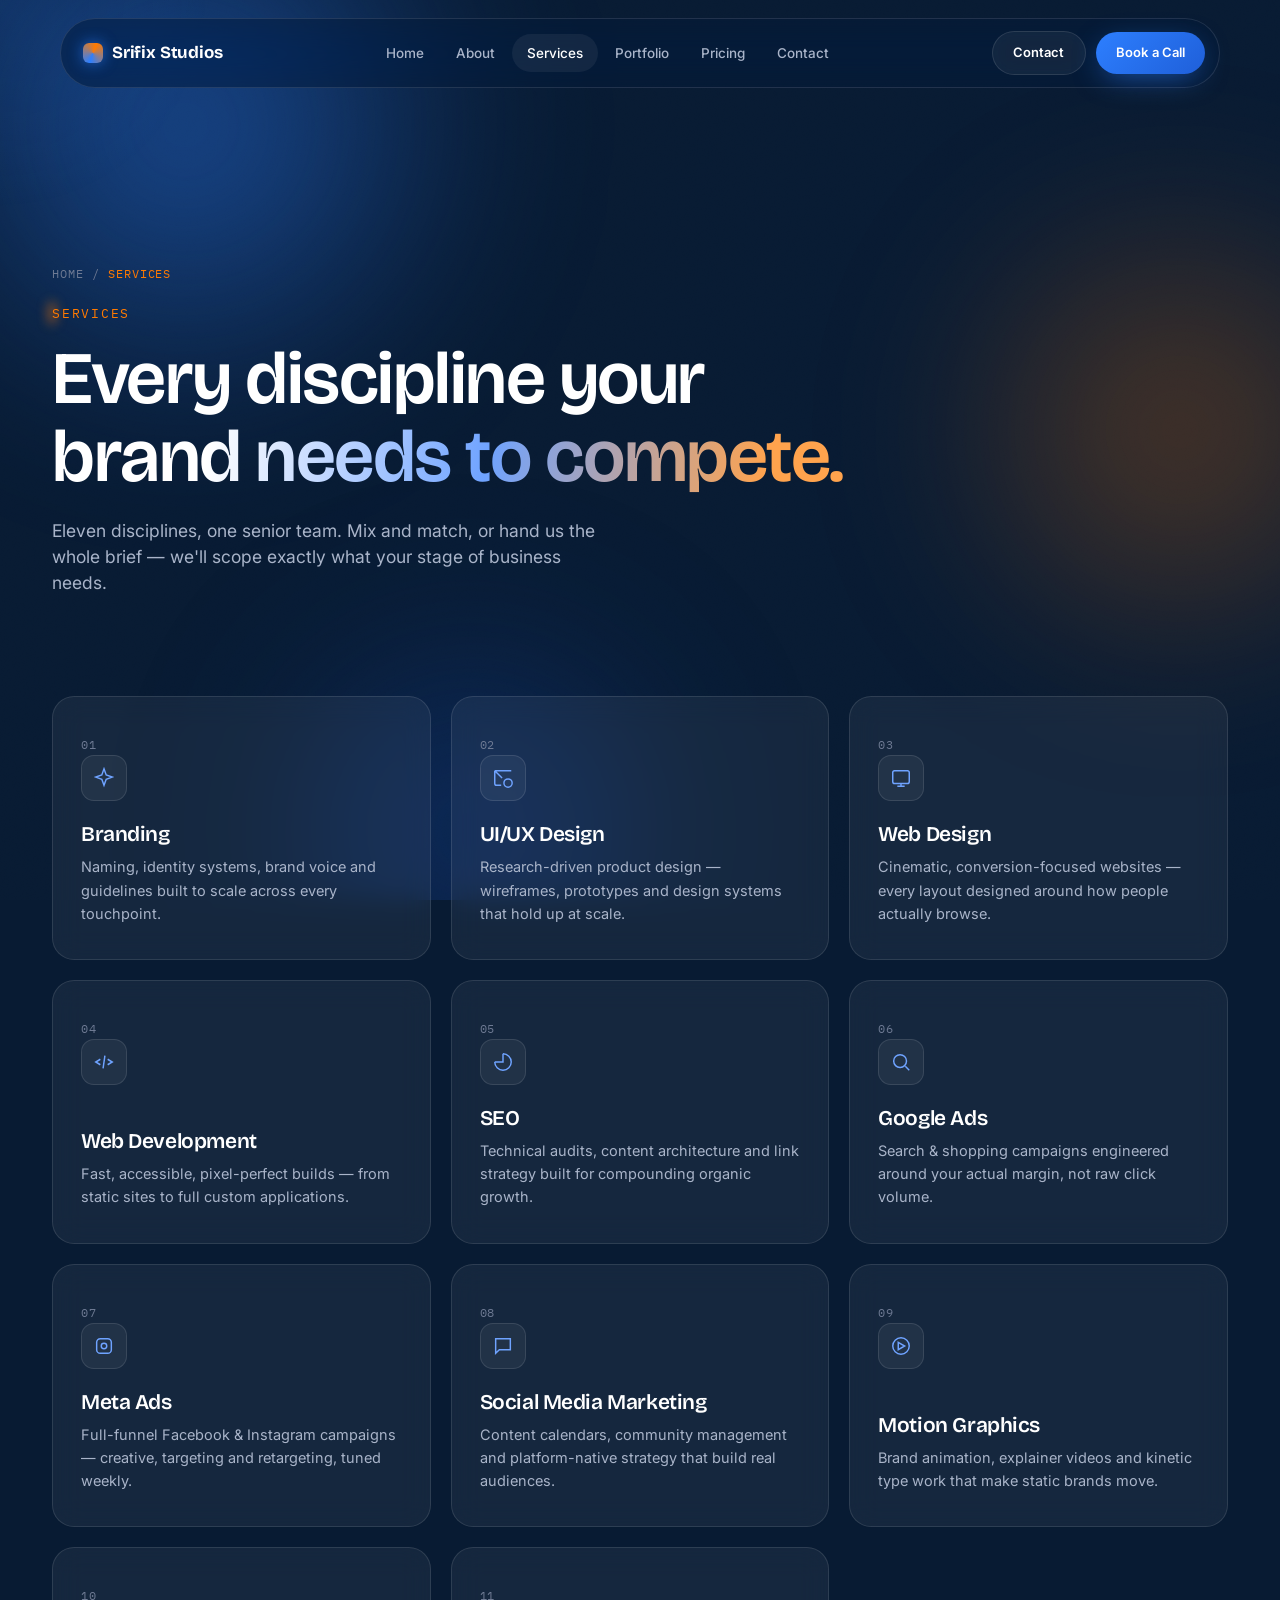
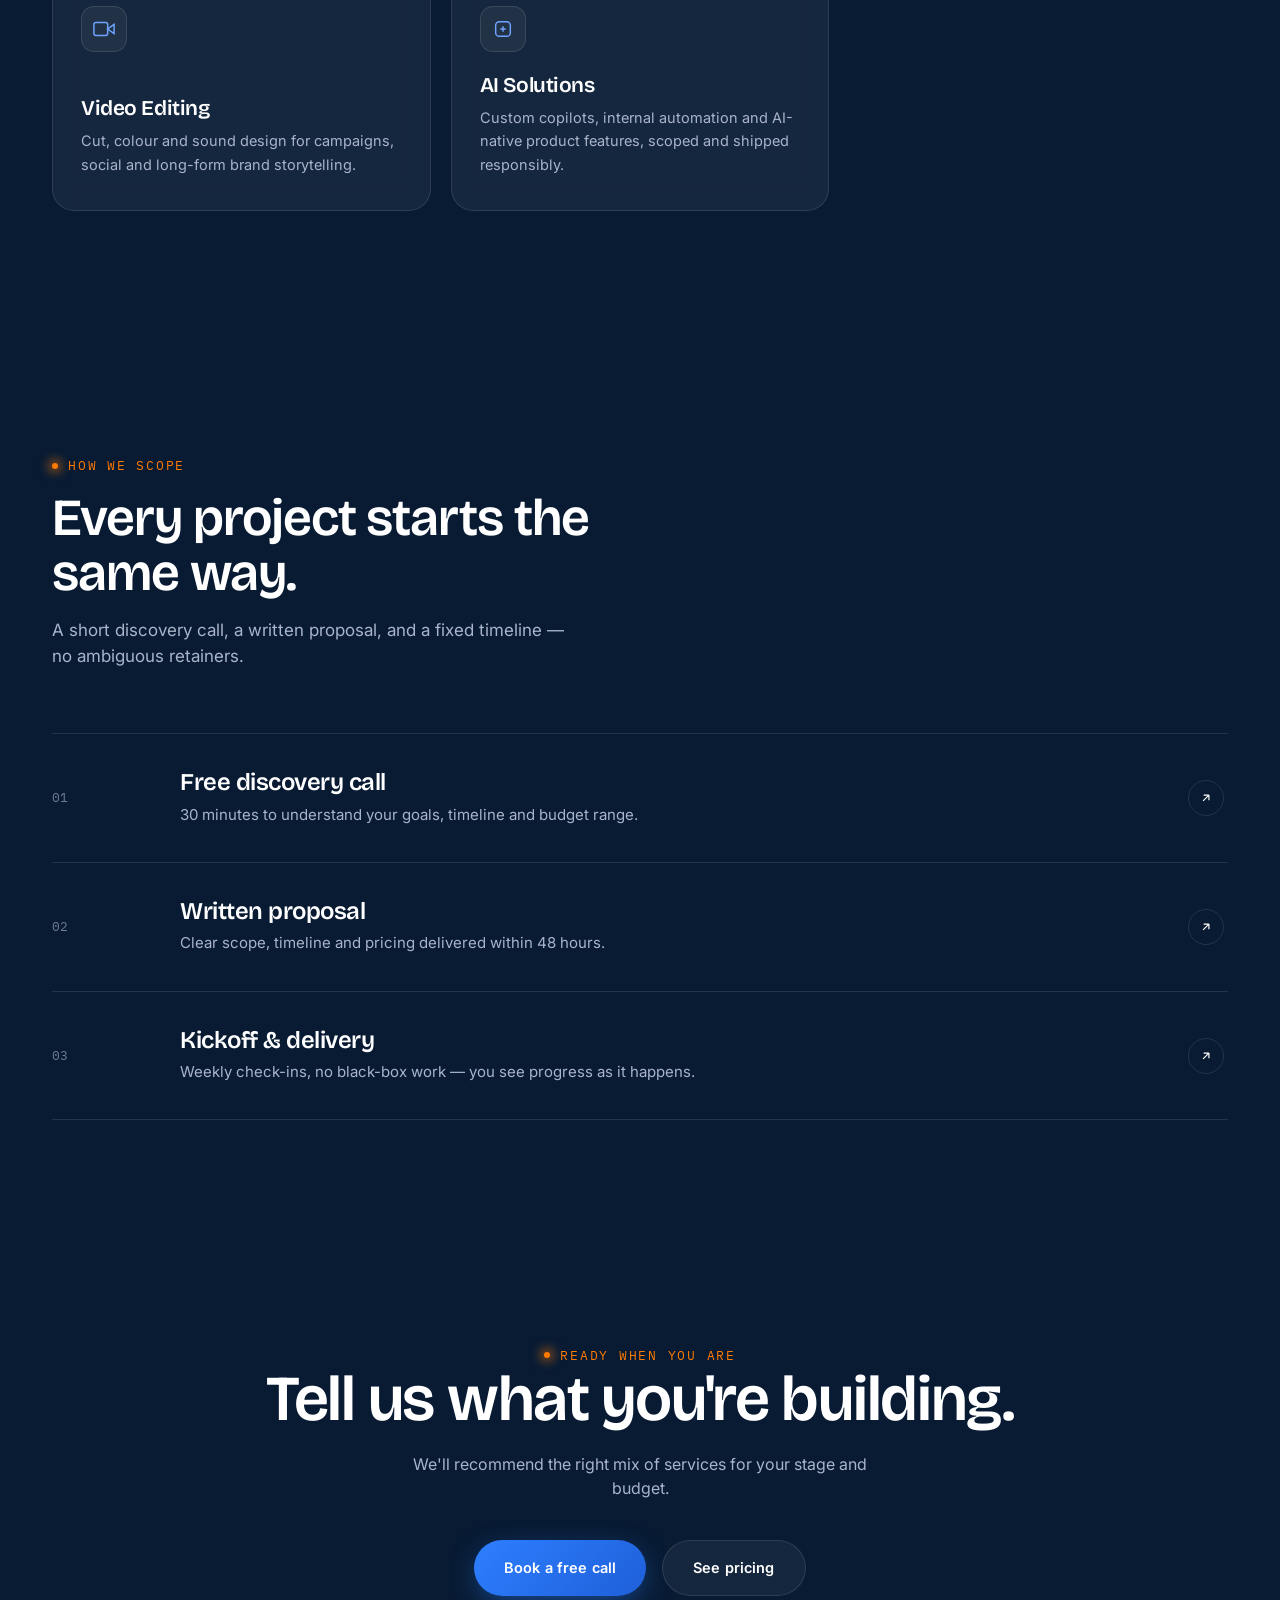
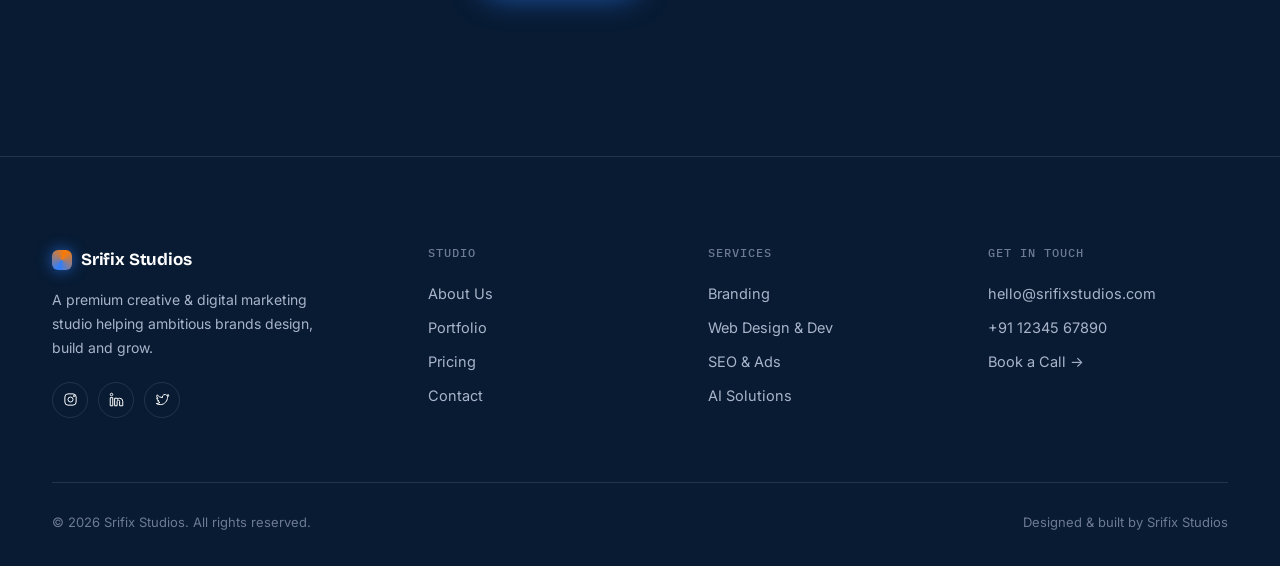
<file: services.html>
<!DOCTYPE html>
<html lang="en">
<head>
<meta charset="UTF-8">
<meta name="viewport" content="width=device-width, initial-scale=1.0">
<title>Services — Srifix Studios</title>
<meta name="description" content="Branding, web design, development, SEO, Google & Meta Ads, social, motion, video and AI solutions — all from one senior creative team.">
<link rel="preconnect" href="https://fonts.googleapis.com">
<link rel="preconnect" href="https://fonts.gstatic.com" crossorigin>
<link href="https://fonts.googleapis.com/css2?family=Bricolage+Grotesque:opsz,wght@12..96,300..800&family=Inter:wght@400;500;600;700&family=IBM+Plex+Mono:wght@400;500&display=swap" rel="stylesheet">
<link rel="stylesheet" href="style.css">
</head>
<body>
  <!-- Preloader -->
  <div class="preloader">
    <div class="preloader-logo">SRIFIX <span style="color:var(--highlight)">·</span> STUDIOS</div>
    <div class="preloader-tag">Crafting Premium Digital Experiences</div>
    <div class="preloader-bar"><span></span></div>
  </div>

  <!-- Ambient background -->
  <div class="aurora"><span class="a1"></span><span class="a2"></span><span class="a3"></span></div>
  <div class="grain"></div>
  <div class="cursor-glow"></div>
  <!-- Navigation -->
  <div class="nav-wrap">
    <nav class="nav">
      <a href="index.html" class="nav-logo"><span class="mark"></span>Srifix Studios</a>
      <div class="nav-links">
        <a href="index.html">Home</a>
        <a href="about.html">About</a>
        <a href="services.html">Services</a>
        <a href="portfolio.html">Portfolio</a>
        <a href="pricing.html">Pricing</a>
        <a href="contact.html">Contact</a>
      </div>
      <div class="nav-cta">
        <a href="contact.html" class="btn btn-ghost">Contact</a>
        <a href="book-appointment.html" class="btn btn-primary magnetic">Book a Call</a>
      </div>
      <button class="nav-toggle" aria-label="Menu"><span></span><span></span><span></span></button>
    </nav>
  </div>

  <div class="mobile-menu">
    <a href="index.html">Home</a>
    <a href="about.html">About</a>
    <a href="services.html">Services</a>
    <a href="portfolio.html">Portfolio</a>
    <a href="pricing.html">Pricing</a>
    <a href="contact.html">Contact</a>
    <a href="book-appointment.html" class="btn btn-highlight">Book a Call</a>
  </div>
  <main>

    <section class="page-hero">
      <div class="container">
        <span class="breadcrumb reveal"><a href="index.html">Home</a> / <span>Services</span></span>
        <span class="eyebrow reveal" style="margin-top:20px; display:block;">Services</span>
        <h1 class="reveal reveal-delay-1">Every discipline your<br><span class="text-gradient">brand needs to compete.</span></h1>
        <p class="reveal reveal-delay-2">Eleven disciplines, one senior team. Mix and match, or hand us the whole
          brief — we'll scope exactly what your stage of business needs.</p>
      </div>
    </section>

    <section style="padding-top:0;">
      <div class="container">
        <div class="services-grid">

          <div class="service-card glass-card reveal">
            <div class="glow"></div>
            <div><span class="num">01</span>
              <div class="icon"><svg viewBox="0 0 24 24" fill="none" stroke="currentColor" stroke-width="1.6"><path d="M12 2l2.4 6.6L21 11l-6.6 2.4L12 20l-2.4-6.6L3 11l6.6-2.4L12 2z"/></svg></div>
            </div>
            <div><h3>Branding</h3><p>Naming, identity systems, brand voice and guidelines built to scale across every touchpoint.</p></div>
          </div>

          <div class="service-card glass-card reveal reveal-delay-1">
            <div class="glow"></div>
            <div><span class="num">02</span>
              <div class="icon"><svg viewBox="0 0 24 24" fill="none" stroke="currentColor" stroke-width="1.6"><path d="M3 4h18M3 4v14a2 2 0 0 0 2 2h5M3 4l8 8"/><circle cx="17.5" cy="17.5" r="4.5"/></svg></div>
            </div>
            <div><h3>UI/UX Design</h3><p>Research-driven product design — wireframes, prototypes and design systems that hold up at scale.</p></div>
          </div>

          <div class="service-card glass-card reveal reveal-delay-2">
            <div class="glow"></div>
            <div><span class="num">03</span>
              <div class="icon"><svg viewBox="0 0 24 24" fill="none" stroke="currentColor" stroke-width="1.6"><rect x="3" y="4" width="18" height="14" rx="2"/><path d="M8 21h8M12 18v3"/></svg></div>
            </div>
            <div><h3>Web Design</h3><p>Cinematic, conversion-focused websites — every layout designed around how people actually browse.</p></div>
          </div>

          <div class="service-card glass-card reveal">
            <div class="glow"></div>
            <div><span class="num">04</span>
              <div class="icon"><svg viewBox="0 0 24 24" fill="none" stroke="currentColor" stroke-width="1.6"><path d="M8 9l-5 3 5 3M16 9l5 3-5 3M13 5l-2 14"/></svg></div>
            </div>
            <div><h3>Web Development</h3><p>Fast, accessible, pixel-perfect builds — from static sites to full custom applications.</p></div>
          </div>

          <div class="service-card glass-card reveal reveal-delay-1">
            <div class="glow"></div>
            <div><span class="num">05</span>
              <div class="icon"><svg viewBox="0 0 24 24" fill="none" stroke="currentColor" stroke-width="1.6"><path d="M3 12a9 9 0 1 0 9-9"/><path d="M3 12h9V3"/></svg></div>
            </div>
            <div><h3>SEO</h3><p>Technical audits, content architecture and link strategy built for compounding organic growth.</p></div>
          </div>

          <div class="service-card glass-card reveal reveal-delay-2">
            <div class="glow"></div>
            <div><span class="num">06</span>
              <div class="icon"><svg viewBox="0 0 24 24" fill="none" stroke="currentColor" stroke-width="1.6"><circle cx="11" cy="11" r="7"/><path d="M21 21l-4.3-4.3"/></svg></div>
            </div>
            <div><h3>Google Ads</h3><p>Search &amp; shopping campaigns engineered around your actual margin, not raw click volume.</p></div>
          </div>

          <div class="service-card glass-card reveal">
            <div class="glow"></div>
            <div><span class="num">07</span>
              <div class="icon"><svg viewBox="0 0 24 24" fill="none" stroke="currentColor" stroke-width="1.6"><rect x="4" y="4" width="16" height="16" rx="4"/><circle cx="12" cy="12" r="3"/></svg></div>
            </div>
            <div><h3>Meta Ads</h3><p>Full-funnel Facebook &amp; Instagram campaigns — creative, targeting and retargeting, tuned weekly.</p></div>
          </div>

          <div class="service-card glass-card reveal reveal-delay-1">
            <div class="glow"></div>
            <div><span class="num">08</span>
              <div class="icon"><svg viewBox="0 0 24 24" fill="none" stroke="currentColor" stroke-width="1.6"><path d="M4 4h16v12H8l-4 4V4z"/></svg></div>
            </div>
            <div><h3>Social Media Marketing</h3><p>Content calendars, community management and platform-native strategy that build real audiences.</p></div>
          </div>

          <div class="service-card glass-card reveal reveal-delay-2">
            <div class="glow"></div>
            <div><span class="num">09</span>
              <div class="icon"><svg viewBox="0 0 24 24" fill="none" stroke="currentColor" stroke-width="1.6"><circle cx="12" cy="12" r="9"/><path d="M9 8l7 4-7 4V8z"/></svg></div>
            </div>
            <div><h3>Motion Graphics</h3><p>Brand animation, explainer videos and kinetic type work that make static brands move.</p></div>
          </div>

          <div class="service-card glass-card reveal">
            <div class="glow"></div>
            <div><span class="num">10</span>
              <div class="icon"><svg viewBox="0 0 24 24" fill="none" stroke="currentColor" stroke-width="1.6"><path d="M23 7l-7 5 7 5V7z"/><rect x="1" y="5" width="15" height="14" rx="2"/></svg></div>
            </div>
            <div><h3>Video Editing</h3><p>Cut, colour and sound design for campaigns, social and long-form brand storytelling.</p></div>
          </div>

          <div class="service-card glass-card reveal reveal-delay-1">
            <div class="glow"></div>
            <div><span class="num">11</span>
              <div class="icon"><svg viewBox="0 0 24 24" fill="none" stroke="currentColor" stroke-width="1.6"><rect x="4" y="4" width="16" height="16" rx="4"/><path d="M9 12h6M12 9v6"/></svg></div>
            </div>
            <div><h3>AI Solutions</h3><p>Custom copilots, internal automation and AI-native product features, scoped and shipped responsibly.</p></div>
          </div>

        </div>
      </div>
    </section>

    <!-- How we scope -->
    <section>
      <div class="container">
        <div class="section-head reveal">
          <span class="eyebrow">How we scope</span>
          <h2>Every project starts the same way.</h2>
          <p>A short discovery call, a written proposal, and a fixed timeline — no ambiguous retainers.</p>
        </div>
        <div class="process-list reveal">
          <div class="process-item">
            <span class="process-num">01</span>
            <div><h3>Free discovery call</h3><p>30 minutes to understand your goals, timeline and budget range.</p></div>
            <div class="process-arrow"><svg viewBox="0 0 24 24" fill="none" stroke="currentColor" stroke-width="2"><path d="M7 17L17 7M17 7H8M17 7V16"/></svg></div>
          </div>
          <div class="process-item">
            <span class="process-num">02</span>
            <div><h3>Written proposal</h3><p>Clear scope, timeline and pricing delivered within 48 hours.</p></div>
            <div class="process-arrow"><svg viewBox="0 0 24 24" fill="none" stroke="currentColor" stroke-width="2"><path d="M7 17L17 7M17 7H8M17 7V16"/></svg></div>
          </div>
          <div class="process-item">
            <span class="process-num">03</span>
            <div><h3>Kickoff &amp; delivery</h3><p>Weekly check-ins, no black-box work — you see progress as it happens.</p></div>
            <div class="process-arrow"><svg viewBox="0 0 24 24" fill="none" stroke="currentColor" stroke-width="2"><path d="M7 17L17 7M17 7H8M17 7V16"/></svg></div>
          </div>
        </div>
      </div>
    </section>

    <section class="cta-banner">
      <div class="container">
        <span class="eyebrow reveal">Ready when you are</span>
        <h2 class="reveal reveal-delay-1">Tell us what you're building.</h2>
        <p class="reveal reveal-delay-2">We'll recommend the right mix of services for your stage and budget.</p>
        <div class="cta-banner-actions reveal reveal-delay-3">
          <a href="book-appointment.html" class="btn btn-primary magnetic">Book a free call</a>
          <a href="pricing.html" class="btn btn-ghost magnetic">See pricing</a>
        </div>
      </div>
    </section>

  </main>
  <!-- Footer -->
  <footer>
    <div class="container">
      <div class="footer-top">
        <div class="footer-brand">
          <a href="index.html" class="nav-logo"><span class="mark"></span>Srifix Studios</a>
          <p>A premium creative &amp; digital marketing studio helping ambitious brands design, build and grow.</p>
          <div class="footer-social" style="margin-top:22px;">
            <a href="#" aria-label="Instagram"><svg viewBox="0 0 24 24" fill="none" stroke="currentColor" stroke-width="1.6"><rect x="3" y="3" width="18" height="18" rx="5"/><circle cx="12" cy="12" r="4"/><circle cx="17.5" cy="6.5" r="1"/></svg></a>
            <a href="#" aria-label="LinkedIn"><svg viewBox="0 0 24 24" fill="none" stroke="currentColor" stroke-width="1.6"><path d="M6 9H2v13h4V9zM4 6a2 2 0 1 0 0-4 2 2 0 0 0 0 4zM22 22v-7a5 5 0 0 0-5-5c-1.5 0-2.7.7-3.5 1.8V10H9v12h4v-7a2 2 0 1 1 4 0v7h4z"/></svg></a>
            <a href="#" aria-label="Twitter"><svg viewBox="0 0 24 24" fill="none" stroke="currentColor" stroke-width="1.6"><path d="M22 5.9c-.7.3-1.5.6-2.3.7.8-.5 1.5-1.3 1.8-2.3-.8.5-1.7.8-2.6 1a4.1 4.1 0 0 0-7 3.7A11.6 11.6 0 0 1 3.4 4.6a4.1 4.1 0 0 0 1.3 5.5c-.7 0-1.3-.2-1.9-.5v.1c0 2 1.4 3.6 3.3 4a4.2 4.2 0 0 1-1.9.1 4.1 4.1 0 0 0 3.8 2.9A8.2 8.2 0 0 1 2 18.4a11.6 11.6 0 0 0 6.3 1.8c7.5 0 11.7-6.3 11.7-11.7v-.5c.8-.6 1.5-1.3 2-2.1z"/></svg></a>
          </div>
        </div>
        <div class="footer-col">
          <h4>Studio</h4>
          <a href="about.html">About Us</a>
          <a href="portfolio.html">Portfolio</a>
          <a href="pricing.html">Pricing</a>
          <a href="contact.html">Contact</a>
        </div>
        <div class="footer-col">
          <h4>Services</h4>
          <a href="services.html">Branding</a>
          <a href="services.html">Web Design &amp; Dev</a>
          <a href="services.html">SEO &amp; Ads</a>
          <a href="services.html">AI Solutions</a>
        </div>
        <div class="footer-col">
          <h4>Get in touch</h4>
          <a href="mailto:hello@srifixstudios.com">hello@srifixstudios.com</a>
          <a href="tel:+911234567890">+91 12345 67890</a>
          <a href="book-appointment.html">Book a Call →</a>
        </div>
      </div>
      <div class="footer-bottom">
        <span>© 2026 Srifix Studios. All rights reserved.</span>
        <span>Designed &amp; built by Srifix Studios</span>
      </div>
    </div>
  </footer>

  <script src="script.js"></script>
</body>
</html>
</file>
<file: style.css>
/* ============================================================
   SRIFIX STUDIOS — Design System
   Display: Bricolage Grotesque · Body: Inter · Mono: IBM Plex Mono
============================================================ */

:root{
  --bg:            #081B33;
  --bg-deep:       #04101F;
  --bg-elev:       #0C2445;
  --accent:        #2D7FFF;
  --accent-soft:   #6FA3FF;
  --highlight:     #FF7A00;
  --highlight-soft:#FFA34D;
  --white:         #FFFFFF;
  --gray:          #A9B4C9;
  --gray-dim:      #6E7A93;
  --glass:         rgba(255,255,255,0.055);
  --glass-brd:     rgba(255,255,255,0.11);
  --glass-brd-hi:  rgba(255,255,255,0.22);

  --display: "Bricolage Grotesque", "Inter", sans-serif;
  --body:    "Inter", sans-serif;
  --mono:    "IBM Plex Mono", monospace;

  --ease: cubic-bezier(.16,.8,.24,1);
  --ease-soft: cubic-bezier(.22,.61,.36,1);

  --container: 1240px;
}

*{ box-sizing:border-box; margin:0; padding:0; }
html{ scroll-behavior:smooth; }
@media (prefers-reduced-motion: reduce){
  html{ scroll-behavior:auto; }
  *{ animation-duration:.001ms !important; animation-iteration-count:1 !important; transition-duration:.001ms !important; scroll-behavior:auto !important; }
}

body{
  background:var(--bg);
  color:var(--white);
  font-family:var(--body);
  line-height:1.5;
  overflow-x:hidden;
  -webkit-font-smoothing:antialiased;
  min-height:100vh;
}

img{ max-width:100%; display:block; }
a{ color:inherit; text-decoration:none; }
button{ font-family:inherit; cursor:pointer; border:none; background:none; color:inherit; }
ul{ list-style:none; }
input,textarea,select{ font-family:inherit; }

::selection{ background:var(--accent); color:var(--white); }

:focus-visible{
  outline:2px solid var(--highlight);
  outline-offset:3px;
  border-radius:4px;
}

.container{
  width:100%;
  max-width:var(--container);
  margin:0 auto;
  padding:0 32px;
}

@media (max-width: 640px){
  .container{ padding:0 20px; }
}

/* ---------- Typography ---------- */
h1,h2,h3,h4{
  font-family:var(--display);
  font-weight:600;
  letter-spacing:-0.02em;
  line-height:1.05;
}

.eyebrow{
  font-family:var(--mono);
  font-size:12.5px;
  letter-spacing:0.14em;
  text-transform:uppercase;
  color:var(--highlight);
  display:inline-flex;
  align-items:center;
  gap:10px;
}
.eyebrow::before{
  content:"";
  width:6px; height:6px;
  border-radius:50%;
  background:var(--highlight);
  box-shadow:0 0 12px 2px var(--highlight);
}

.section-head{
  max-width:640px;
  margin-bottom:64px;
}
.section-head h2{
  font-size:clamp(32px, 4.4vw, 52px);
  margin-top:16px;
  color:var(--white);
}
.section-head p{
  margin-top:18px;
  color:var(--gray);
  font-size:17px;
  max-width:520px;
}
.section-head.center{
  margin-left:auto; margin-right:auto;
  text-align:center;
}
.section-head.center p{ margin-left:auto; margin-right:auto; }

section{
  position:relative;
  padding:120px 0;
}
@media (max-width:780px){
  section{ padding:80px 0; }
}

.text-gradient{
  background:linear-gradient(100deg, var(--white) 20%, var(--accent-soft) 55%, var(--highlight-soft) 90%);
  -webkit-background-clip:text;
  background-clip:text;
  color:transparent;
}

/* ---------- Buttons ---------- */
.btn{
  position:relative;
  display:inline-flex;
  align-items:center;
  gap:10px;
  padding:16px 30px;
  border-radius:100px;
  font-size:14.5px;
  font-weight:600;
  letter-spacing:0.01em;
  transition:transform .5s var(--ease), box-shadow .4s var(--ease);
  white-space:nowrap;
}
.btn-primary{
  background:linear-gradient(135deg, var(--accent) 0%, #1F5FD9 100%);
  color:var(--white);
  box-shadow:0 8px 30px -8px rgba(45,127,255,.65);
}
.btn-primary:hover{ box-shadow:0 12px 40px -6px rgba(45,127,255,.85); }
.btn-ghost{
  background:var(--glass);
  border:1px solid var(--glass-brd);
  color:var(--white);
  backdrop-filter:blur(12px);
}
.btn-ghost:hover{ border-color:var(--glass-brd-hi); background:rgba(255,255,255,.09); }
.btn-highlight{
  background:linear-gradient(135deg, var(--highlight) 0%, #E0590A 100%);
  color:var(--white);
  box-shadow:0 8px 30px -8px rgba(255,122,0,.55);
}
.btn-highlight:hover{ box-shadow:0 12px 40px -6px rgba(255,122,0,.8); }
.btn svg{ width:16px; height:16px; transition:transform .4s var(--ease); }
.btn:hover svg{ transform:translate(3px,-3px); }

.btn-icon-arrow{ transition:transform .35s var(--ease); }

/* magnetic wrapper target */
.magnetic{ will-change:transform; }

/* ---------- Nav ---------- */
.nav-wrap{
  position:fixed;
  top:18px; left:0; right:0;
  z-index:200;
  display:flex;
  justify-content:center;
  padding:0 20px;
  pointer-events:none;
}
.nav{
  pointer-events:all;
  width:100%;
  max-width:1160px;
  display:flex;
  align-items:center;
  justify-content:space-between;
  gap:24px;
  padding:12px 14px 12px 22px;
  border-radius:100px;
  background:rgba(8,27,51,0.55);
  border:1px solid var(--glass-brd);
  backdrop-filter:blur(18px) saturate(140%);
  transition:background .4s var(--ease), border-color .4s var(--ease), box-shadow .4s var(--ease);
}
.nav.scrolled{
  background:rgba(8,27,51,0.82);
  box-shadow:0 20px 50px -20px rgba(0,0,0,.6);
}
.nav-logo{
  font-family:var(--display);
  font-weight:700;
  font-size:17px;
  letter-spacing:-0.01em;
  display:flex; align-items:center; gap:9px;
}
.nav-logo .mark{
  width:20px; height:20px;
  border-radius:6px;
  background:conic-gradient(from 200deg, var(--accent), var(--highlight), var(--accent));
  box-shadow:0 0 16px -2px var(--accent);
  flex-shrink:0;
}
.nav-links{
  display:flex;
  align-items:center;
  gap:2px;
}
.nav-links a{
  font-size:13.5px;
  font-weight:500;
  color:var(--gray);
  padding:9px 15px;
  border-radius:100px;
  transition:color .3s var(--ease), background .3s var(--ease);
}
.nav-links a:hover, .nav-links a.active{
  color:var(--white);
  background:rgba(255,255,255,.06);
}
.nav-cta{ display:flex; align-items:center; gap:10px; }
.nav-cta .btn{ padding:11px 20px; font-size:13px; }
.nav-toggle{
  display:none;
  width:38px; height:38px;
  border-radius:50%;
  background:var(--glass);
  border:1px solid var(--glass-brd);
  align-items:center; justify-content:center;
  flex-direction:column; gap:4px;
}
.nav-toggle span{
  width:15px; height:1.5px; background:var(--white); display:block;
  transition:transform .3s var(--ease), opacity .3s var(--ease);
}
.nav-toggle.open span:nth-child(1){ transform:translateY(5.5px) rotate(45deg); }
.nav-toggle.open span:nth-child(2){ opacity:0; }
.nav-toggle.open span:nth-child(3){ transform:translateY(-5.5px) rotate(-45deg); }

.mobile-menu{
  position:fixed; inset:0; z-index:190;
  background:rgba(4,16,31,.97);
  backdrop-filter:blur(20px);
  display:flex; flex-direction:column;
  align-items:center; justify-content:center;
  gap:8px;
  opacity:0; pointer-events:none;
  transition:opacity .4s var(--ease);
}
.mobile-menu.open{ opacity:1; pointer-events:all; }
.mobile-menu a{
  font-family:var(--display);
  font-size:30px; font-weight:600;
  padding:12px 0;
  color:var(--white);
  opacity:.85;
}
.mobile-menu a:hover{ opacity:1; color:var(--accent-soft); }
.mobile-menu .btn{ margin-top:22px; }

@media (max-width: 900px){
  .nav-links{ display:none; }
  .nav-cta .btn-ghost{ display:none; }
  .nav-toggle{ display:flex; }
}

/* ---------- Aurora / Mesh background ---------- */
.aurora{
  position:fixed;
  inset:0;
  z-index:0;
  overflow:hidden;
  pointer-events:none;
}
.aurora span{
  position:absolute;
  border-radius:50%;
  filter:blur(90px);
  opacity:.55;
  will-change:transform;
}
.aurora .a1{ width:620px; height:620px; background:radial-gradient(circle, var(--accent), transparent 70%); top:-180px; left:-120px; animation:float1 22s ease-in-out infinite; }
.aurora .a2{ width:520px; height:520px; background:radial-gradient(circle, var(--highlight), transparent 70%); top:20%; right:-160px; opacity:.35; animation:float2 26s ease-in-out infinite; }
.aurora .a3{ width:460px; height:460px; background:radial-gradient(circle, #1547A8, transparent 70%); bottom:-160px; left:20%; opacity:.5; animation:float3 30s ease-in-out infinite; }

@keyframes float1{
  0%,100%{ transform:translate(0,0) scale(1); }
  50%{ transform:translate(60px,80px) scale(1.12); }
}
@keyframes float2{
  0%,100%{ transform:translate(0,0) scale(1); }
  50%{ transform:translate(-70px,50px) scale(.9); }
}
@keyframes float3{
  0%,100%{ transform:translate(0,0) scale(1); }
  50%{ transform:translate(50px,-60px) scale(1.08); }
}

.grain{
  position:fixed; inset:0; z-index:1; pointer-events:none;
  opacity:.035; mix-blend-mode:overlay;
  background-image:url("data:image/svg+xml,%3Csvg xmlns='http://www.w3.org/2000/svg' width='120' height='120'%3E%3Cfilter id='n'%3E%3CfeTurbulence type='fractalNoise' baseFrequency='0.9' numOctaves='2' stitchTiles='stitch'/%3E%3C/filter%3E%3Crect width='100%25' height='100%25' filter='url(%23n)'/%3E%3C/svg%3E");
}

/* cursor glow */
.cursor-glow{
  position:fixed;
  width:420px; height:420px;
  border-radius:50%;
  background:radial-gradient(circle, rgba(45,127,255,.14), transparent 70%);
  pointer-events:none;
  z-index:2;
  transform:translate(-50%,-50%);
  transition:opacity .3s;
  will-change:transform;
}
@media (max-width:900px){ .cursor-glow{ display:none; } }

main, footer, .nav-wrap{ position:relative; z-index:5; }

/* ---------- Preloader ---------- */
.preloader{
  position:fixed; inset:0; z-index:999;
  background:var(--bg-deep);
  display:flex; flex-direction:column;
  align-items:center; justify-content:center;
  transition:opacity .7s var(--ease), visibility .7s var(--ease);
}
.preloader.hide{ opacity:0; visibility:hidden; }
.preloader-logo{
  font-family:var(--display);
  font-weight:700;
  font-size:clamp(30px,6vw,54px);
  letter-spacing:-0.01em;
  opacity:0;
  animation:plIn .9s var(--ease) forwards .1s;
}
.preloader-tag{
  font-family:var(--mono);
  font-size:12.5px;
  letter-spacing:.18em;
  text-transform:uppercase;
  color:var(--gray);
  margin-top:14px;
  opacity:0;
  animation:plIn .9s var(--ease) forwards .3s;
}
@keyframes plIn{
  from{ opacity:0; transform:translateY(14px); }
  to{ opacity:1; transform:translateY(0); }
}
.preloader-bar{
  width:200px; height:1px;
  background:rgba(255,255,255,.12);
  margin-top:36px;
  overflow:hidden;
  border-radius:2px;
  opacity:0;
  animation:plIn .6s var(--ease) forwards .45s;
}
.preloader-bar span{
  display:block; height:100%; width:0%;
  background:linear-gradient(90deg, var(--highlight), var(--accent-soft));
  animation:loadBar 1.7s var(--ease) forwards .5s;
}
@keyframes loadBar{ to{ width:100%; } }

/* ---------- Scroll reveal ---------- */
.reveal{
  opacity:0;
  transform:translateY(28px);
  transition:opacity .9s var(--ease), transform .9s var(--ease);
}
.reveal.in{ opacity:1; transform:translateY(0); }
.reveal-delay-1{ transition-delay:.08s; }
.reveal-delay-2{ transition-delay:.16s; }
.reveal-delay-3{ transition-delay:.24s; }
.reveal-delay-4{ transition-delay:.32s; }

/* ---------- Glass Card base ---------- */
.glass-card{
  background:var(--glass);
  border:1px solid var(--glass-brd);
  border-radius:22px;
  backdrop-filter:blur(14px);
  transition:border-color .4s var(--ease), transform .5s var(--ease), background .4s var(--ease);
}
.glass-card:hover{
  border-color:var(--glass-brd-hi);
  background:rgba(255,255,255,.08);
}

/* ---------- Orbit motif (signature marker) ---------- */
.orbit{
  position:relative;
  width:34px; height:34px;
  flex-shrink:0;
}
.orbit::before{
  content:""; position:absolute; inset:0;
  border-radius:50%;
  border:1px solid var(--glass-brd-hi);
}
.orbit::after{
  content:"";
  position:absolute;
  width:6px; height:6px;
  border-radius:50%;
  background:var(--highlight);
  box-shadow:0 0 10px 1px var(--highlight);
  top:2px; left:50%;
  transform:translateX(-50%);
}

/* ============================================================
   HERO
============================================================ */
.hero{
  min-height:100vh;
  display:flex;
  flex-direction:column;
  justify-content:center;
  padding-top:140px;
  padding-bottom:80px;
}
.hero-badge{
  display:inline-flex; align-items:center; gap:10px;
  padding:8px 16px 8px 8px;
  border-radius:100px;
  background:var(--glass);
  border:1px solid var(--glass-brd);
  font-size:13px;
  color:var(--gray);
  margin-bottom:32px;
}
.hero-badge .dot{
  width:22px; height:22px; border-radius:50%;
  background:linear-gradient(135deg, var(--accent), var(--highlight));
  display:flex; align-items:center; justify-content:center;
  font-size:11px;
}
.hero h1{
  font-size:clamp(46px, 8.4vw, 108px);
  max-width:1050px;
}
.hero h1 .thin{ font-weight:300; color:var(--gray); }
.hero-sub{
  margin-top:28px;
  font-size:19px;
  color:var(--gray);
  max-width:540px;
  line-height:1.6;
}
.hero-actions{
  display:flex; align-items:center; gap:16px; flex-wrap:wrap;
  margin-top:44px;
}
.hero-meta{
  display:flex; gap:48px; flex-wrap:wrap;
  margin-top:90px;
  padding-top:36px;
  border-top:1px solid var(--glass-brd);
}
.hero-meta div span{
  display:block;
  font-family:var(--display);
  font-size:32px;
  font-weight:600;
}
.hero-meta div small{
  display:block; margin-top:4px;
  font-size:12.5px; color:var(--gray-dim);
  font-family:var(--mono); letter-spacing:.05em;
}

/* generic small page hero (inner pages) */
.page-hero{
  padding:190px 0 100px;
}
.page-hero h1{
  font-size:clamp(38px,6.4vw,74px);
  max-width:820px;
  margin-top:18px;
}
.page-hero p{
  margin-top:22px;
  font-size:17.5px;
  color:var(--gray);
  max-width:560px;
}
.breadcrumb{
  font-family:var(--mono);
  font-size:12px;
  letter-spacing:.08em;
  color:var(--gray-dim);
  text-transform:uppercase;
}
.breadcrumb a{ color:var(--gray-dim); }
.breadcrumb a:hover{ color:var(--accent-soft); }
.breadcrumb span{ color:var(--highlight); }

/* ============================================================
   SERVICES GRID (home preview + services page)
============================================================ */
.services-grid{
  display:grid;
  grid-template-columns:repeat(3,1fr);
  gap:20px;
}
@media (max-width:980px){ .services-grid{ grid-template-columns:repeat(2,1fr); } }
@media (max-width:640px){ .services-grid{ grid-template-columns:1fr; } }

.service-card{
  padding:34px 28px;
  min-height:250px;
  display:flex;
  flex-direction:column;
  justify-content:space-between;
  overflow:hidden;
  position:relative;
}
.service-card .num{
  font-family:var(--mono);
  font-size:12px;
  color:var(--gray-dim);
  letter-spacing:.05em;
}
.service-card .icon{
  width:46px; height:46px;
  border-radius:13px;
  display:flex; align-items:center; justify-content:center;
  background:rgba(255,255,255,.05);
  border:1px solid var(--glass-brd);
  margin-bottom:22px;
  transition:transform .5s var(--ease), background .4s var(--ease);
}
.service-card .icon svg{ width:22px; height:22px; stroke:var(--accent-soft); }
.service-card:hover .icon{
  transform:translateY(-4px) rotate(-6deg);
  background:rgba(255,122,0,.12);
}
.service-card:hover .icon svg{ stroke:var(--highlight-soft); }
.service-card h3{
  font-size:21px;
  margin-bottom:10px;
}
.service-card p{
  color:var(--gray);
  font-size:14.5px;
  line-height:1.6;
}
.service-card .glow{
  position:absolute; width:200px; height:200px; border-radius:50%;
  background:radial-gradient(circle, rgba(45,127,255,.25), transparent 70%);
  top:-100px; right:-100px;
  opacity:0; transition:opacity .5s var(--ease);
}
.service-card:hover .glow{ opacity:1; }

/* ============================================================
   PROCESS
============================================================ */
.process-list{
  display:flex; flex-direction:column;
}
.process-item{
  display:grid;
  grid-template-columns:100px 1fr 40px;
  align-items:center;
  gap:28px;
  padding:36px 0;
  border-top:1px solid var(--glass-brd);
  transition:padding-left .4s var(--ease);
}
.process-item:last-child{ border-bottom:1px solid var(--glass-brd); }
.process-item:hover{ padding-left:14px; }
.process-num{
  font-family:var(--mono);
  font-size:13px;
  color:var(--gray-dim);
}
.process-item h3{
  font-size:24px;
  margin-bottom:8px;
}
.process-item p{ color:var(--gray); font-size:15px; max-width:520px; }
.process-arrow{
  width:36px; height:36px; border-radius:50%;
  border:1px solid var(--glass-brd);
  display:flex; align-items:center; justify-content:center;
  transition:transform .4s var(--ease), border-color .4s var(--ease), background .4s var(--ease);
}
.process-item:hover .process-arrow{
  transform:rotate(45deg);
  border-color:var(--highlight);
  background:rgba(255,122,0,.12);
}
.process-arrow svg{ width:14px; height:14px; }
@media (max-width:700px){
  .process-item{ grid-template-columns:1fr 32px; }
  .process-num{ display:none; }
}

/* ============================================================
   FEATURED WORK / PORTFOLIO
============================================================ */
.work-grid{
  display:grid;
  grid-template-columns:repeat(2,1fr);
  gap:22px;
}
@media (max-width:780px){ .work-grid{ grid-template-columns:1fr; } }

.work-card{
  position:relative;
  border-radius:24px;
  overflow:hidden;
  aspect-ratio:4/3.1;
  border:1px solid var(--glass-brd);
  cursor:pointer;
}
.work-card .bg{
  position:absolute; inset:0;
  transition:transform .8s var(--ease);
}
.work-card:hover .bg{ transform:scale(1.06); }
.work-card .overlay{
  position:absolute; inset:0;
  background:linear-gradient(180deg, transparent 30%, rgba(4,16,31,.92) 100%);
  display:flex; flex-direction:column; justify-content:flex-end;
  padding:28px;
}
.work-card .tag{
  font-family:var(--mono);
  font-size:11.5px; letter-spacing:.08em; text-transform:uppercase;
  color:var(--highlight-soft);
  margin-bottom:8px;
  opacity:0; transform:translateY(8px);
  transition:opacity .5s var(--ease) .05s, transform .5s var(--ease) .05s;
}
.work-card h3{
  font-size:25px;
  opacity:0; transform:translateY(8px);
  transition:opacity .5s var(--ease) .1s, transform .5s var(--ease) .1s;
}
.work-card .view{
  margin-top:12px;
  display:inline-flex; align-items:center; gap:6px;
  font-size:13px; color:var(--gray);
  opacity:0; transform:translateY(8px);
  transition:opacity .5s var(--ease) .15s, transform .5s var(--ease) .15s;
}
.work-card:hover .tag, .work-card:hover h3, .work-card:hover .view{
  opacity:1; transform:translateY(0);
}
.work-card:hover{ border-color:var(--glass-brd-hi); }

/* ============================================================
   TESTIMONIALS
============================================================ */
.testi-track-wrap{ overflow:hidden; }
.testi-track{
  display:flex; gap:20px;
}
.testi-card{
  min-width:380px;
  padding:34px;
  display:flex; flex-direction:column;
  justify-content:space-between;
}
@media (max-width:500px){ .testi-card{ min-width:88vw; } }
.testi-quote{
  font-family:var(--display);
  font-size:19px;
  font-weight:400;
  line-height:1.5;
  color:var(--white);
}
.testi-person{
  display:flex; align-items:center; gap:12px;
  margin-top:28px;
}
.testi-avatar{
  width:42px; height:42px; border-radius:50%;
  background:linear-gradient(135deg, var(--accent), var(--highlight));
  display:flex; align-items:center; justify-content:center;
  font-family:var(--display); font-weight:700; font-size:14px;
}
.testi-person strong{ display:block; font-size:14.5px; }
.testi-person span{ display:block; font-size:12.5px; color:var(--gray-dim); }

/* ============================================================
   PRICING
============================================================ */
.pricing-grid{
  display:grid;
  grid-template-columns:repeat(3,1fr);
  gap:22px;
  align-items:stretch;
}
@media (max-width:980px){ .pricing-grid{ grid-template-columns:1fr; max-width:440px; margin:0 auto; } }
.price-card{
  padding:38px 32px;
  display:flex; flex-direction:column;
  position:relative;
}
.price-card.popular{
  border-color:rgba(255,122,0,.5);
  background:linear-gradient(180deg, rgba(255,122,0,.09), rgba(255,255,255,.04));
  transform:translateY(-10px);
}
.price-badge{
  position:absolute; top:-13px; left:32px;
  background:linear-gradient(135deg, var(--highlight), #E0590A);
  padding:6px 14px; border-radius:100px;
  font-family:var(--mono); font-size:11px; letter-spacing:.06em; text-transform:uppercase;
}
.price-card h3{ font-size:21px; }
.price-card .desc{ color:var(--gray); font-size:14px; margin-top:8px; min-height:40px; }
.price-amt{
  font-family:var(--display);
  font-size:46px; font-weight:600;
  margin-top:24px;
  display:flex; align-items:baseline; gap:6px;
}
.price-amt span{ font-size:14px; font-weight:400; color:var(--gray-dim); font-family:var(--body); }
.price-features{ margin:28px 0 32px; display:flex; flex-direction:column; gap:13px; flex:1; }
.price-features li{
  display:flex; align-items:center; gap:10px;
  font-size:14px; color:var(--gray);
}
.price-features li svg{ width:16px; height:16px; stroke:var(--accent-soft); flex-shrink:0; }
.price-card .btn{ width:100%; justify-content:center; }

/* ============================================================
   FAQ
============================================================ */
.faq-list{ max-width:760px; }
.faq-item{
  border-bottom:1px solid var(--glass-brd);
}
.faq-q{
  width:100%;
  display:flex; align-items:center; justify-content:space-between;
  padding:26px 4px;
  text-align:left;
  font-family:var(--display);
  font-size:18px;
  font-weight:500;
}
.faq-plus{
  width:26px; height:26px; flex-shrink:0;
  border-radius:50%;
  border:1px solid var(--glass-brd-hi);
  display:flex; align-items:center; justify-content:center;
  position:relative;
  transition:transform .4s var(--ease), background .4s var(--ease);
}
.faq-plus::before, .faq-plus::after{
  content:""; position:absolute; background:var(--white);
}
.faq-plus::before{ width:10px; height:1.4px; }
.faq-plus::after{ width:1.4px; height:10px; }
.faq-item.open .faq-plus{ transform:rotate(135deg); background:var(--highlight); }
.faq-a{
  max-height:0; overflow:hidden;
  transition:max-height .5s var(--ease);
}
.faq-a p{
  padding:0 4px 26px;
  color:var(--gray); font-size:15px; max-width:640px; line-height:1.6;
}

/* ============================================================
   NEWSLETTER
============================================================ */
.newsletter{
  padding:70px 56px;
  display:flex; align-items:center; justify-content:space-between;
  gap:40px; flex-wrap:wrap;
  border-radius:32px;
  background:linear-gradient(120deg, rgba(45,127,255,.14), rgba(255,122,0,.09));
  border:1px solid var(--glass-brd);
  position:relative;
  overflow:hidden;
}
.newsletter h3{ font-size:clamp(24px,3vw,34px); max-width:420px; }
.newsletter p{ color:var(--gray); margin-top:10px; font-size:15px; }
.newsletter-form{ display:flex; gap:10px; flex-wrap:wrap; }
.newsletter-form input{
  padding:15px 20px;
  border-radius:100px;
  background:rgba(4,16,31,.5);
  border:1px solid var(--glass-brd);
  color:var(--white);
  min-width:250px;
  font-size:14px;
}
.newsletter-form input::placeholder{ color:var(--gray-dim); }
.newsletter-form input:focus{ outline:none; border-color:var(--accent); }
@media (max-width:640px){
  .newsletter{ padding:44px 26px; flex-direction:column; align-items:flex-start; }
  .newsletter-form{ width:100%; }
  .newsletter-form input{ flex:1; min-width:0; }
}

/* ============================================================
   FOOTER
============================================================ */
footer{
  padding:90px 0 34px;
  border-top:1px solid var(--glass-brd);
  margin-top:60px;
}
.footer-top{
  display:grid;
  grid-template-columns:1.4fr repeat(3,1fr);
  gap:40px;
  padding-bottom:64px;
}
@media (max-width:820px){ .footer-top{ grid-template-columns:1fr 1fr; } }
@media (max-width:520px){ .footer-top{ grid-template-columns:1fr; } }
.footer-brand .nav-logo{ margin-bottom:16px; }
.footer-brand p{ color:var(--gray); font-size:14px; max-width:280px; line-height:1.7; }
.footer-col h4{
  font-family:var(--mono); font-size:12px; letter-spacing:.08em; text-transform:uppercase;
  color:var(--gray-dim); margin-bottom:18px; font-weight:500;
}
.footer-col a{
  display:block; font-size:14.5px; color:var(--gray); padding:6px 0;
  transition:color .3s, transform .3s var(--ease);
}
.footer-col a:hover{ color:var(--white); transform:translateX(3px); }
.footer-bottom{
  display:flex; justify-content:space-between; align-items:center;
  padding-top:30px; border-top:1px solid var(--glass-brd);
  font-size:13px; color:var(--gray-dim); flex-wrap:wrap; gap:14px;
}
.footer-social{ display:flex; gap:10px; }
.footer-social a{
  width:36px; height:36px; border-radius:50%;
  border:1px solid var(--glass-brd);
  display:flex; align-items:center; justify-content:center;
  transition:border-color .3s, transform .3s var(--ease);
}
.footer-social a:hover{ border-color:var(--accent-soft); transform:translateY(-3px); }
.footer-social svg{ width:15px; height:15px; }

/* ============================================================
   Misc page-specific blocks reused
============================================================ */
.two-col{
  display:grid;
  grid-template-columns:1fr 1fr;
  gap:60px;
  align-items:center;
}
@media (max-width:860px){ .two-col{ grid-template-columns:1fr; gap:36px; } }

.stat-grid{
  display:grid;
  grid-template-columns:repeat(4,1fr);
  gap:20px;
}
@media (max-width:820px){ .stat-grid{ grid-template-columns:repeat(2,1fr); } }
.stat-card{
  padding:30px 26px;
  text-align:left;
}
.stat-card .num{
  font-family:var(--display);
  font-size:44px; font-weight:600;
}
.stat-card .label{
  margin-top:8px; font-size:13.5px; color:var(--gray);
  font-family:var(--mono); letter-spacing:.02em;
}

.value-grid{
  display:grid;
  grid-template-columns:repeat(2,1fr);
  gap:20px;
}
@media (max-width:700px){ .value-grid{ grid-template-columns:1fr; } }

.timeline{
  position:relative;
  padding-left:36px;
  border-left:1px solid var(--glass-brd);
}
.timeline-item{
  position:relative;
  padding-bottom:52px;
}
.timeline-item:last-child{ padding-bottom:0; }
.timeline-item::before{
  content:"";
  position:absolute; left:-42px; top:4px;
  width:11px; height:11px; border-radius:50%;
  background:var(--bg);
  border:2px solid var(--highlight);
  box-shadow:0 0 0 4px var(--bg), 0 0 14px 1px rgba(255,122,0,.5);
}
.timeline-item .yr{
  font-family:var(--mono); font-size:12.5px; color:var(--highlight-soft); letter-spacing:.06em;
}
.timeline-item h3{ font-size:22px; margin:8px 0 8px; }
.timeline-item p{ color:var(--gray); font-size:14.5px; max-width:520px; }

/* Portfolio filter */
.filter-row{
  display:flex; gap:10px; flex-wrap:wrap;
  margin-bottom:48px;
}
.filter-btn{
  padding:10px 20px;
  border-radius:100px;
  border:1px solid var(--glass-brd);
  font-size:13.5px; color:var(--gray);
  transition:all .3s var(--ease);
}
.filter-btn:hover{ border-color:var(--glass-brd-hi); color:var(--white); }
.filter-btn.active{
  background:var(--white); color:var(--bg-deep); border-color:var(--white);
  font-weight:600;
}

/* Contact page */
.contact-grid{
  display:grid;
  grid-template-columns:.9fr 1.1fr;
  gap:26px;
}
@media (max-width:900px){ .contact-grid{ grid-template-columns:1fr; } }
.contact-card{
  padding:30px;
  display:flex; align-items:flex-start; gap:18px;
}
.contact-card .icon{
  width:46px; height:46px; border-radius:14px;
  background:rgba(255,255,255,.05);
  border:1px solid var(--glass-brd);
  display:flex; align-items:center; justify-content:center;
  flex-shrink:0;
}
.contact-card .icon svg{ width:20px; height:20px; stroke:var(--highlight-soft); }
.contact-card h4{ font-size:16px; margin-bottom:4px; }
.contact-card p, .contact-card a{ font-size:14px; color:var(--gray); }
.contact-card a:hover{ color:var(--accent-soft); }
.map-frame{
  border-radius:22px; overflow:hidden; border:1px solid var(--glass-brd);
  height:220px;
}
.map-frame iframe{ width:100%; height:100%; border:0; filter:grayscale(.4) invert(.92) contrast(.9); }

/* Form elements (contact / booking) */
.form-panel{ padding:40px; }
.form-row{ display:grid; grid-template-columns:1fr 1fr; gap:16px; }
@media (max-width:560px){ .form-row{ grid-template-columns:1fr; } }
.field{ margin-bottom:20px; }
.field label{
  display:block; font-size:12.5px; font-family:var(--mono);
  letter-spacing:.05em; text-transform:uppercase; color:var(--gray-dim);
  margin-bottom:9px;
}
.field input, .field textarea, .field select{
  width:100%;
  padding:14px 16px;
  border-radius:12px;
  background:rgba(4,16,31,.5);
  border:1px solid var(--glass-brd);
  color:var(--white);
  font-size:14.5px;
  transition:border-color .3s var(--ease);
}
.field select option{ background:var(--bg-deep); }
.field input:focus, .field textarea:focus, .field select:focus{
  outline:none; border-color:var(--accent);
}
.field textarea{ resize:vertical; min-height:110px; }

/* Booking calendar */
.cal-wrap{ padding:34px; }
.cal-head{ display:flex; justify-content:space-between; align-items:center; margin-bottom:22px; }
.cal-head h4{ font-family:var(--display); font-size:18px; }
.cal-nav{ display:flex; gap:8px; }
.cal-nav button{
  width:32px; height:32px; border-radius:50%;
  border:1px solid var(--glass-brd);
  display:flex; align-items:center; justify-content:center;
}
.cal-nav button:hover{ border-color:var(--glass-brd-hi); }
.cal-grid{
  display:grid; grid-template-columns:repeat(7,1fr); gap:6px;
  margin-bottom:26px;
}
.cal-dow{ text-align:center; font-size:11px; color:var(--gray-dim); font-family:var(--mono); padding-bottom:6px; }
.cal-day{
  aspect-ratio:1; display:flex; align-items:center; justify-content:center;
  border-radius:10px; font-size:13.5px; color:var(--gray);
  cursor:pointer; transition:all .25s var(--ease);
  border:1px solid transparent;
}
.cal-day.disabled{ opacity:.25; pointer-events:none; }
.cal-day:hover:not(.disabled){ background:rgba(255,255,255,.07); border-color:var(--glass-brd); color:var(--white); }
.cal-day.selected{ background:var(--highlight); color:var(--white); font-weight:600; }
.slot-row{ display:flex; gap:10px; flex-wrap:wrap; }
.slot{
  padding:10px 16px; border-radius:100px; font-size:13px;
  border:1px solid var(--glass-brd); color:var(--gray);
  transition:all .25s var(--ease);
}
.slot:hover{ border-color:var(--glass-brd-hi); color:var(--white); }
.slot.selected{ background:var(--accent); border-color:var(--accent); color:var(--white); }

/* Page transition overlay */
.page-fade{
  position:fixed; inset:0; z-index:998;
  background:var(--bg-deep);
  transform:translateY(100%);
  pointer-events:none;
}
.page-fade.animate-out{ animation:pageOut .6s var(--ease) forwards; }
@keyframes pageOut{ from{ transform:translateY(100%);} to{ transform:translateY(0);} }

/* CTA banner (bottom of inner pages) */
.cta-banner{
  text-align:center;
  padding:100px 24px;
  position:relative;
}
.cta-banner h2{
  font-size:clamp(32px,5.4vw,64px);
  max-width:760px; margin:0 auto;
}
.cta-banner p{ color:var(--gray); margin:20px auto 40px; max-width:460px; }
.cta-banner-actions{ display:flex; gap:16px; justify-content:center; flex-wrap:wrap; }

/* Counter number style used in About / Home stats */
.counter{ font-family:var(--display); }

/* Utility */
.mt-8{ margin-top:8px; } .mt-16{ margin-top:16px; } .mt-24{ margin-top:24px; }
.text-center{ text-align:center; }
</file>
